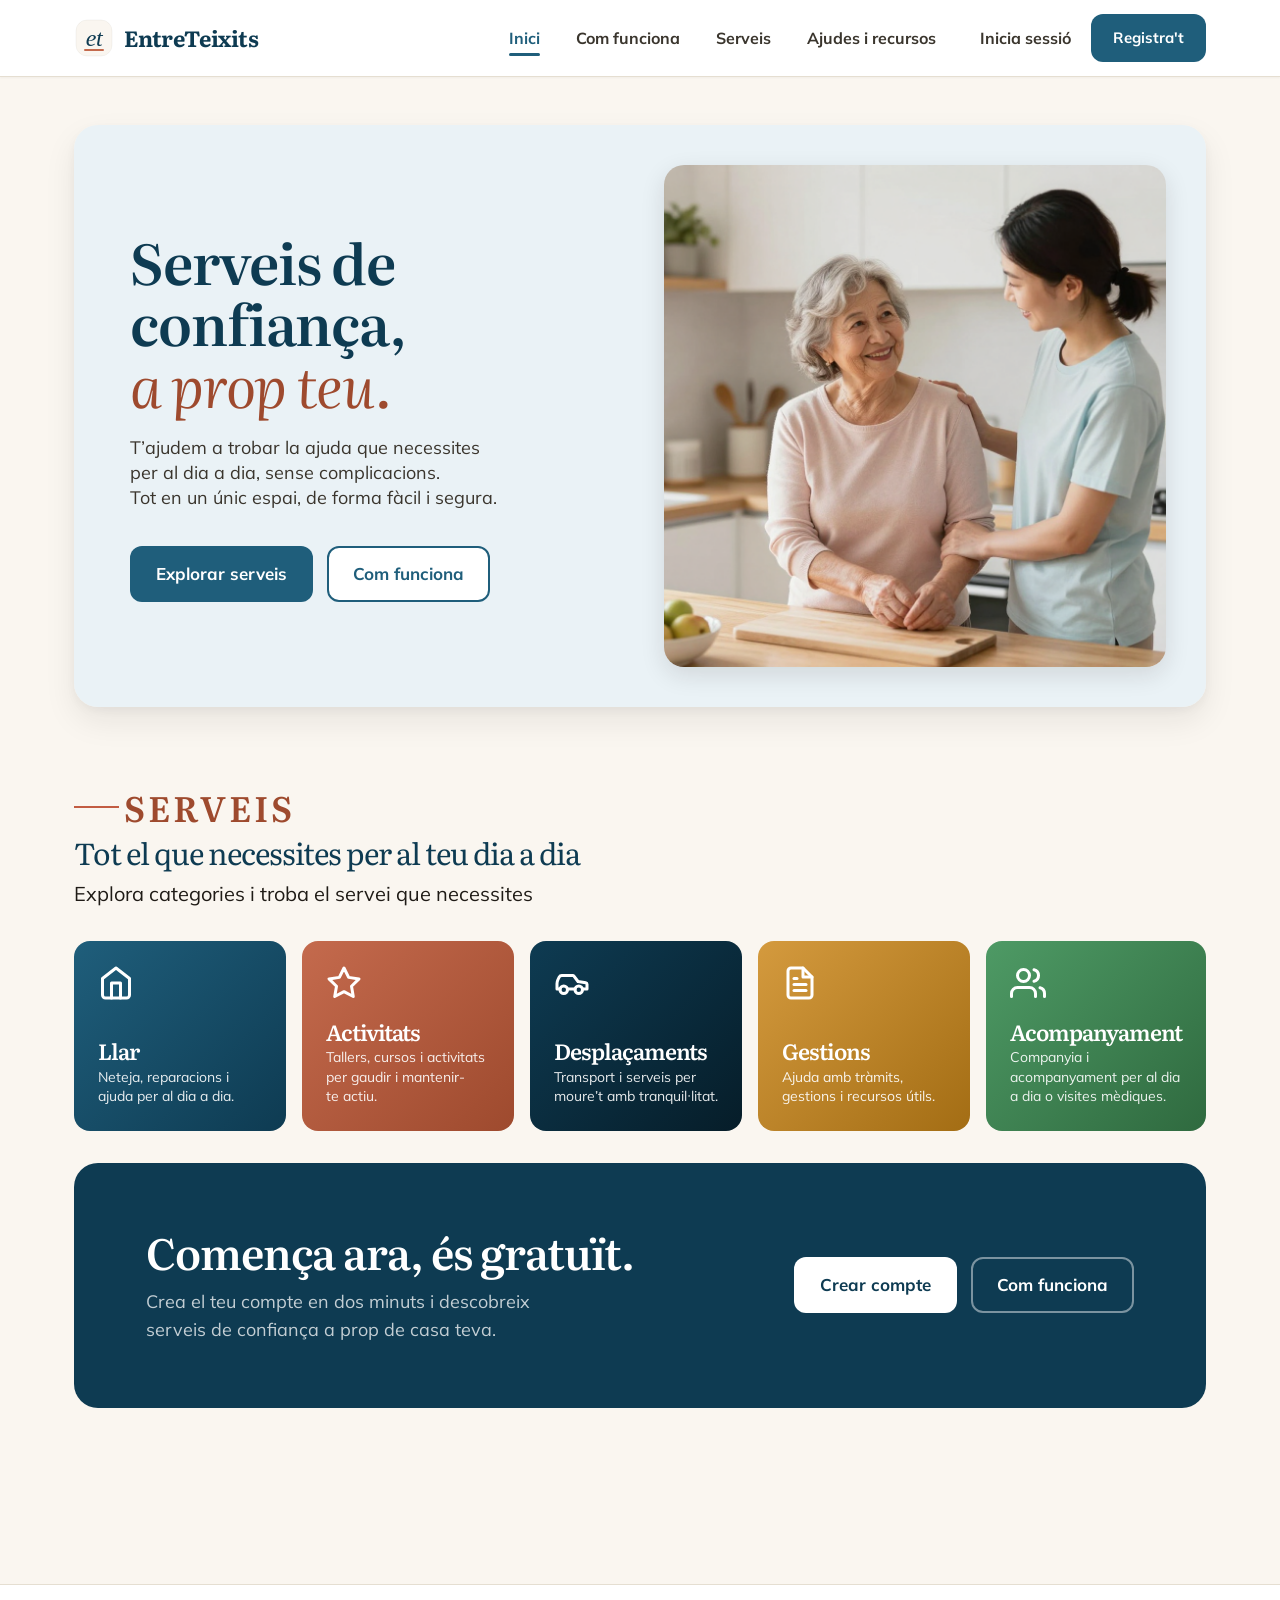
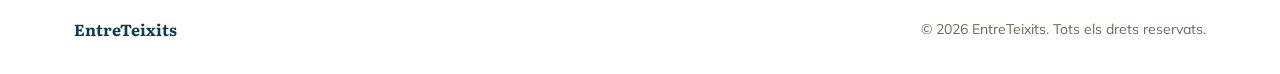
<file: public/index.html>
<!DOCTYPE html>
<html lang="ca">
<head>
  <meta charset="UTF-8">
  <meta name="viewport" content="width=device-width, initial-scale=1">
  <title>EntreTeixits — Serveis de confiança per a la gent gran</title>
  <link rel="stylesheet" href="../assets/css/style.css">
  <link rel="manifest" href="../manifest.json" />
  </head>

<body>
  <!--Capçalera i part fixa en totes les pàgines-->
  <header>
    <div class="navbar">
      <a href="index.html" class="logo" alt="EntreTeixits — Inici">
        <img src="../assets/img/logo-mark.svg" alt="" width="40" height="40">
        <span class="logo-word">EntreTeixits</span>
      </a>
      <!--Menú que només s'activa en mobile-->
      <a href="login.html" class="nav-login-mobile">Inicia sessió</a>
      <input type="checkbox" id="nav-toggle" class="nav-toggle">
      <label for="nav-toggle" class="hamburger">
        <span></span>
        <span></span>
        <span></span>
      </label>
      <!--Menú desktop-->
      <nav id="main-nav">
        <a href="index.html" class="active">Inici</a>
        <a href="funcionament.html">Com funciona</a>
        <a href="serveis.html">Serveis</a>
        <a href="ajudes-recursos.html">Ajudes i recursos</a>
        <span id="nav-auth">
          <a href="login.html" class="nav-sessio">Inicia sessió</a>
          <a href="registre.html" class="btn">Registra't</a>
        </span>
      </nav>
    </div>
  </header>
  <!--La pàgina d'Inici està dividida en 3 blocs i ho marquem en seccions-->
  <main>
    <!--Secció de la presentació d'Entreteixits-->
    <section class="hero-landing">
      <div class="hero-text">
        <h1 id="hero-heading">Serveis de confiança,<br><span style="color:#9E4A2E; font-weight: normal;"><em> a prop teu.</em></span></h1>
        <p>T’ajudem a trobar la ajuda que necessites per al dia a dia, sense complicacions. 
          <br>Tot en un únic espai, de forma fàcil i segura.</p>
        <div class="hero-actions">
          <a href="serveis.html" class="cta cta-primary">Explorar serveis</a>
          <a href="funcionament.html" class="cta cta-secondary">Com funciona</a>
        </div>
      </div>
      <div class="hero-img">
        <img src="../assets/img/hero-gent-gran.png" alt="Una dona somrient que té una noia que l'ajuda amb amabilitat">
      </div>
    </section>
    <!--Secció de la grupació de serveis-->
    <section class="index-serveis">
      <h2 id="serveis-heading" class="page-hero-label"> Serveis</h2>
      <h3 class="hero-actions">Tot el que necessites per al teu dia a dia</h3>
      <p class="section-intro">Explora categories i troba el servei que necessites</p>
      <div class="serveis-grid">
        <a href="serveis.html?categoria=llar" class="categoria-link" alt="Servei de la llar: Neteja, petites reparacions i menjar a domicili">
          <div class="categoria-tile cat-llar">
            <img src="../assets/img/home.svg" height="36" width="36" alt="" class="icone-blanc">
            <div>
              <h3>Llar</h3>
              <p>Neteja, reparacions i ajuda per al dia a dia.</p>
            </div>
          </div>
        </a>
        <a href="serveis.html?categoria=activitats" class="categoria-link" alt="Servei d'activitats:Tallers, cursos i sortides per mantenir-te actiu">
          <div class="categoria-tile cat-activitats">
            <img src="../assets/img/star.svg" height="36" width="36" alt="" class="icone-blanc">
            <div>
              <h3>Activitats</h3>
              <p>Tallers, cursos i activitats per gaudir i mantenir-te actiu.</p>
            </div>
          </div>
        </a>
        <a href="serveis.html?categoria=desplacaments" class="categoria-link" alt="Servei de desplaçaments:Transport adaptat i servei de taxi">
          <div class="categoria-tile cat-desplacaments">
            <img src="../assets/img/car.svg" height="36" width="36" alt="" class="icone-blanc">
            <div>
              <h3>Desplaçaments</h3>
              <p>Transport i serveis per moure’t amb tranquil·litat.</p>
            </div>
          </div>
        </a>
        <a href="ajudes-recursos.html?categoria=gestions" class="categoria-link" alt="Servei de gestions:Tràmits, ajudes i recursos burocràtics">
          <div class="categoria-tile cat-gestions">
            <img src="../assets/img/file-text.svg" height="36" width="36" alt="" class="icone-blanc">
            <div>
              <h3>Gestions</h3>
              <p>Ajuda amb tràmits, gestions i recursos útils.</p>
            </div>
          </div>
        </a>
        <a href="ajudes-recursos.html?categoria=acompanyament" class="categoria-link" alt="Servei d'Acompanyament:Companyia, suport emocional i visites mèdiques">
          <div class="categoria-tile cat-acompanyament">
            <img src="../assets/img/users.svg" height="36" width="36" alt="" class="icone-blanc">
            <div>
              <h3>Acompanyament</h3>
              <p>Companyia i acompanyament per al dia a dia o visites mèdiques.</p>
            </div>
          </div>
        </a>
      </div>
    </section>
    <!-- Tancament -->
    <section class="cta-band">
      <div class="cta-band-text">
        <h2 id="cta-heading">Comença ara, és gratuït.</h2>
        <p>Crea el teu compte en dos minuts i descobreix serveis de confiança a prop de casa teva.</p>
      </div>
      <div class="cta-band-actions">
        <a href="registre.html" class="cta cta-white">Crear compte</a>
        <a href="funcionament.html" class="cta cta-outline-white">Com funciona</a>
      </div>
    </section>
  </main>

<!--Footer. Part fixa-->
  <footer>
    <div class="footer-inner">
      <span class="footer-brand">EntreTeixits</span>
      <span class="footer-copy">© 2026 EntreTeixits. Tots els drets reservats.</span>
    </div>
  </footer>
</body>

<!--Els scripts que estan relacionats en aquesta pàgina és estat usuari per estar controlant si tenim dades o no de l'usuari-->
  <script src="../scripts/js/estat-usuari.js"></script>
</html>
</file>
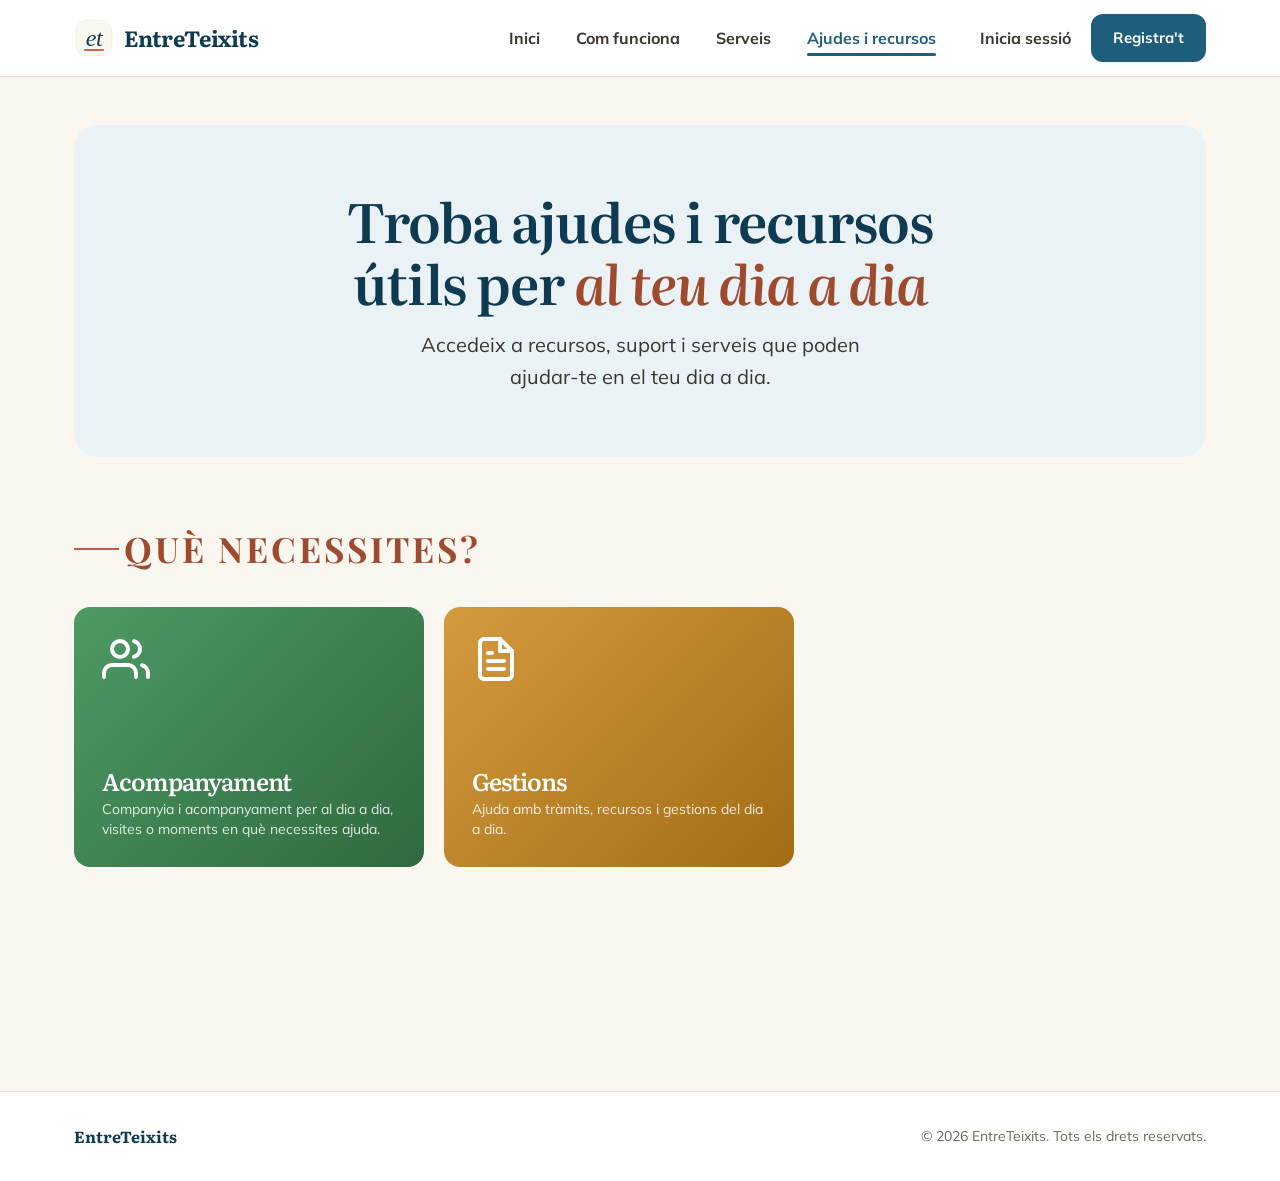
<file: public/ajudes-recursos.html>
<!DOCTYPE html>
<html lang="ca">
<head>
  <meta charset="UTF-8">
  <meta name="viewport" content="width=device-width, initial-scale=1">
  <title>EntreTeixits — Ajudes i recursos</title>
  <link rel="stylesheet" href="../assets/css/style.css">
  <link rel="manifest" href="../manifest.json" />
</head>

<body>
  <!--Capçalera i part fixa en totes les pàgines-->
  <header>
    <div class="navbar">
      <a href="index.html" class="logo" alt="EntreTeixits — Inici">
        <img src="../assets/img/logo-mark.svg" alt="" width="40" height="40">
        <span class="logo-word">EntreTeixits</span>
      </a>
      <!--Menú que només s'activa en mobile-->
      <a href="login.html" class="nav-login-mobile">Inicia sessió</a>
      <input type="checkbox" id="nav-toggle" class="nav-toggle">
      <label for="nav-toggle" class="hamburger">
        <span></span>
        <span></span>
        <span></span>
      </label>
      <!--Menú desktop-->
      <nav id="main-nav">
        <a href="index.html">Inici</a>
        <a href="funcionament.html">Com funciona</a>
        <a href="serveis.html">Serveis</a>
        <a href="ajudes-recursos.html"  class="active">Ajudes i recursos</a>
        <span id="nav-auth">
          <a href="login.html" class="nav-sessio">Inicia sessió</a>
          <a href="registre.html" class="btn">Registra't</a>
        </span>
      </nav>
    </div>
  </header>
  <!--La pàgina és similar al de serveis.html, però més simplificada-->
  <main>
    <div class="serveis-wrap">
      <!-- Bloc informatiu de la pàgina -->
          <div class="page-hero">
      <h1 id="page-heading">Troba ajudes i recursos útils per <span style="color:#9E4A2E"><em>al teu dia a dia</em></span></h1>
      <p>Accedeix a recursos, suport i serveis que poden ajudar-te en el teu dia a dia.</p>
      </div>
      <!-- Selecció de categories -->
      <section class="pas-seccio" id="pas-triar-categoria">
        <h2 class="pas-titol page-hero-label" >Què necessites?</h2>
        <div class="serveis-grid serveis-grid-cataleg serveis-grid-2col" id="grid-ajudes" style="padding-top: 30px;">
          <button type="button" class="category-tile-btn" data-cat="acompanyament">
            <div class="categoria-tile cat-acompanyament">
              <img src="../assets/img/users.svg" height="48" width="48" alt="" class="icone-blanc">
              <div>
                <h3>Acompanyament</h3>
                <p>Companyia i acompanyament per al dia a dia, visites o moments en què necessites ajuda.</p>
              </div>
            </div>
          </button>
          <button type="button" class="category-tile-btn" data-cat="gestions">
            <div class="categoria-tile cat-gestions">
              <img src="../assets/img/file-text.svg" height="48" width="48" alt="" class="icone-blanc">
              <div>
                <h3>Gestions</h3>
                <p>Ajuda amb tràmits, recursos i gestions del dia a dia.</p>
              </div>
            </div>
          </button>
        </div>
      </section>
      <!-- Contenidor on mostrem els resultats -->
      <section id="seccio-resultats" class="hidden">
        <div class="resultats-cap">
          <div class="resultats-cap-left">
            <button type="button" id="btn-tornar-opcions" class="btn-tornar-cerca">← Canviar opció</button>
            <p id="resultats-resum" class="resultats-info-text"></p>
          </div>
          <h2 id="resultats-titol" class="resultats-titol"></h2>
        </div>
        <div id="ajudes-loading" style="display:none;">
          <div class="wait" aria-hidden="true"></div>
          Carregant…
        </div>
        <div id="ajudes-container" class="recursos-grid"></div>
      </section>
    </div>
  </main>

<!--Footer. Part fixa-->
  <footer>
    <div class="footer-inner">
      <span class="footer-brand">EntreTeixits</span>
      <span class="footer-copy">© 2026 EntreTeixits. Tots els drets reservats.</span>
    </div>
  </footer>
  </body>
<!--Els scripts que estan relacionats en aquesta pàgina, és la de serveis, i estat usuari per estar controlant si tenim dades o no de l'usuari-->
  <script src="../scripts/js/estat-usuari.js"></script>
  <script src="../scripts/js/ajudes-recursos.js"></script>
</html>
</file>
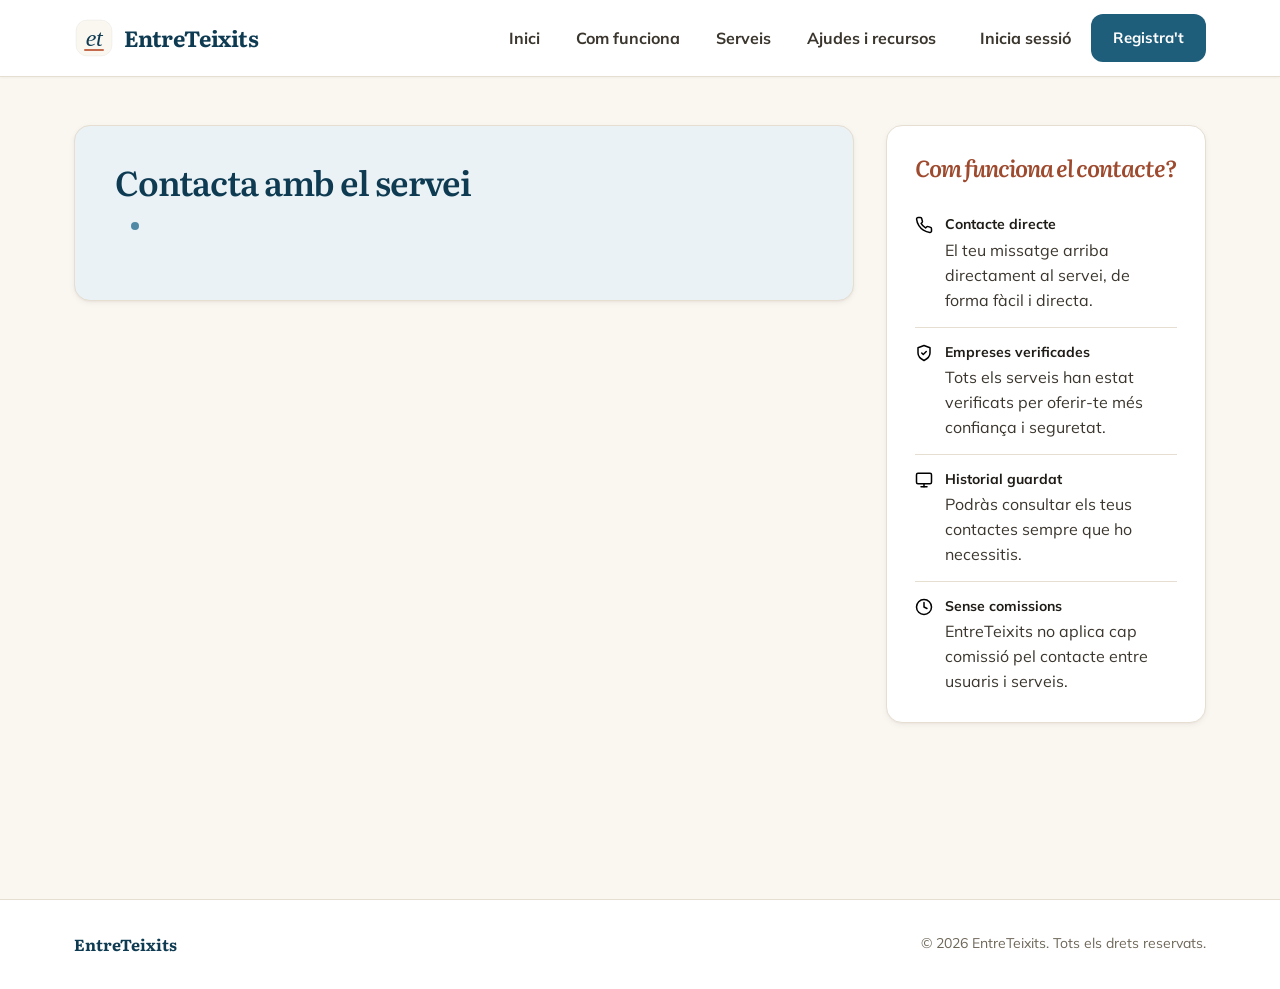
<file: public/contactar.html>
<!DOCTYPE html>
<html lang="ca">
<head>
  <meta charset="UTF-8">
  <meta name="viewport" content="width=device-width, initial-scale=1">
  <meta name="description" content="Contacta amb el servei — EntreTeixits">
  <title>EntreTeixits — Contactar amb el servei</title>
  <link rel="stylesheet" href="../assets/css/style.css">
  <link rel="manifest" href="../manifest.json" />
</head>

<body>
  <!--Capçalera i part fixa en totes les pàgines-->
  <header>
    <div class="navbar">
      <a href="index.html" class="logo" alt="EntreTeixits — Inici">
        <img src="../assets/img/logo-mark.svg" alt="" width="40" height="40">
        <span class="logo-word">EntreTeixits</span>
      </a>
      <!--Menú que només s'activa en mobile-->
      <a href="login.html" class="nav-login-mobile">Inicia sessió</a>
      <input type="checkbox" id="nav-toggle" class="nav-toggle">
      <label for="nav-toggle" class="hamburger">
        <span></span>
        <span></span>
        <span></span>
      </label>
      <!--Menú desktop-->
      <nav id="main-nav">
        <a href="index.html">Inici</a>
        <a href="funcionament.html">Com funciona</a>
        <a href="serveis.html">Serveis</a>
        <a href="ajudes-recursos.html">Ajudes i recursos</a>
        <span id="nav-auth">
          <a href="login.html" class="nav-sessio">Inicia sessió</a>
          <a href="registre.html" class="btn">Registra't</a>
        </span>
      </nav>
    </div>
  </header>
  <!--Dividim en 2 BLOCS: formulari de contacte, que les dades venen autocontemplades, i informació com funciona-->
  <main>
    <!--BLOC del FORMULARI-->
    <div class="contactar-layout">
      <div class="contactar-targeta">
        <h1>Contacta amb el servei</h1>
        <p id="contactar-servei-nom"></p>
        <!-- Missatge si no hi ha sessió -->
        <div id="contactar-auth-missatge">
         <img src="../assets/img/bell.svg" alt="Has iniciar sessió per enviar un missatge de contacte">
          <a href="login.html">Inicia sessió </a>per contactar amb aquest servei.
        </div>
        <form id="form-contactar" style="display:none;" novalidate>
          <div class="form-row">
            <div class="field-group">
              <label for="contacte-nom">Nom</label>
              <input type="text" id="contacte-nom" name="nom"  autocomplete="given-name" required>
            </div>
            <div class="field-group">
              <label for="contacte-email">Correu electrònic</label>
              <input type="email" id="contacte-email" name="email" autocomplete="email" required>
            </div>
          </div>
          <div class="field-group">
            <label for="contacte-empresa">Servei / Empresa</label>
            <input type="text" id="contacte-empresa" name="empresa" readonly>
          </div>
          <div class="field-group">
            <label for="contacte-missatge">Missatge</label>
            <textarea id="contacte-missatge" name="missatge"  rows="5"  placeholder="Explica el que necessites: disponibilitat, dubtes sobre el servei, pressupost…" required></textarea>
          </div>
          <div class="form-actions">
            <button type="submit">
              <img src="../assets/img/enviar.svg">
              Enviar missatge
            </button>
          </div>
          <!-- Missatges de validació -->
          <p id="contacte-ok" class="missatge-ok">
            <img src="../assets/img/check.svg">
            Missatge enviat correctament. El servei es posarà en contacte amb tu aviat.
          </p>
          <p id="contacte-error" class="error" role="alert">
            Error en enviar el missatge. Torna-ho a intentar.
          </p>
        </form>
      </div>
      <!-- BLOC INFORMACIÓ -->
      <aside class="contactar-informacio" aria-label="Informació sobre el contacte">
        <h2><em>Com funciona el contacte?</em></h2>
        <div class="informacio-item">
          <img src="../assets/img/phone.svg">
          <div>
            <strong>Contacte directe</strong>
            El teu missatge arriba directament al servei, de forma fàcil i directa.
          </div>
        </div>
        <div class="informacio-item">
          <img src="../assets/img/shield-check.svg">
          <div>
            <strong>Empreses verificades</strong>
            Tots els serveis han estat verificats per oferir-te més confiança i seguretat.
          </div>
        </div>
        <div class="informacio-item">
          <img src="../assets/img/monitor.svg">
          <div>
            <strong>Historial guardat</strong>
            Podràs consultar els teus contactes sempre que ho necessitis.
          </div>
        </div>
        <div class="informacio-item">
          <img src="../assets/img/rellotge.svg">
          <div>
            <strong>Sense comissions</strong>
            EntreTeixits no aplica cap comissió pel contacte entre usuaris i serveis.
          </div>
        </div>
      </aside>
    </div>
  </main>

<!--Footer. Part fixa-->
  <footer>
    <div class="footer-inner">
      <span class="footer-brand">EntreTeixits</span>
      <span class="footer-copy">© 2026 EntreTeixits. Tots els drets reservats.</span>
    </div>
  </footer>
</body>
<!--Els scripts que estan relacionats en aquesta pàgina: estat usuari per estar controlant si tenim dades o no de l'usuari i les validacions del formualri-->
  <script src="../scripts/js/estat-usuari.js"></script>
  <script src="../scripts/js/contactar.js"></script>
</html>
</file>
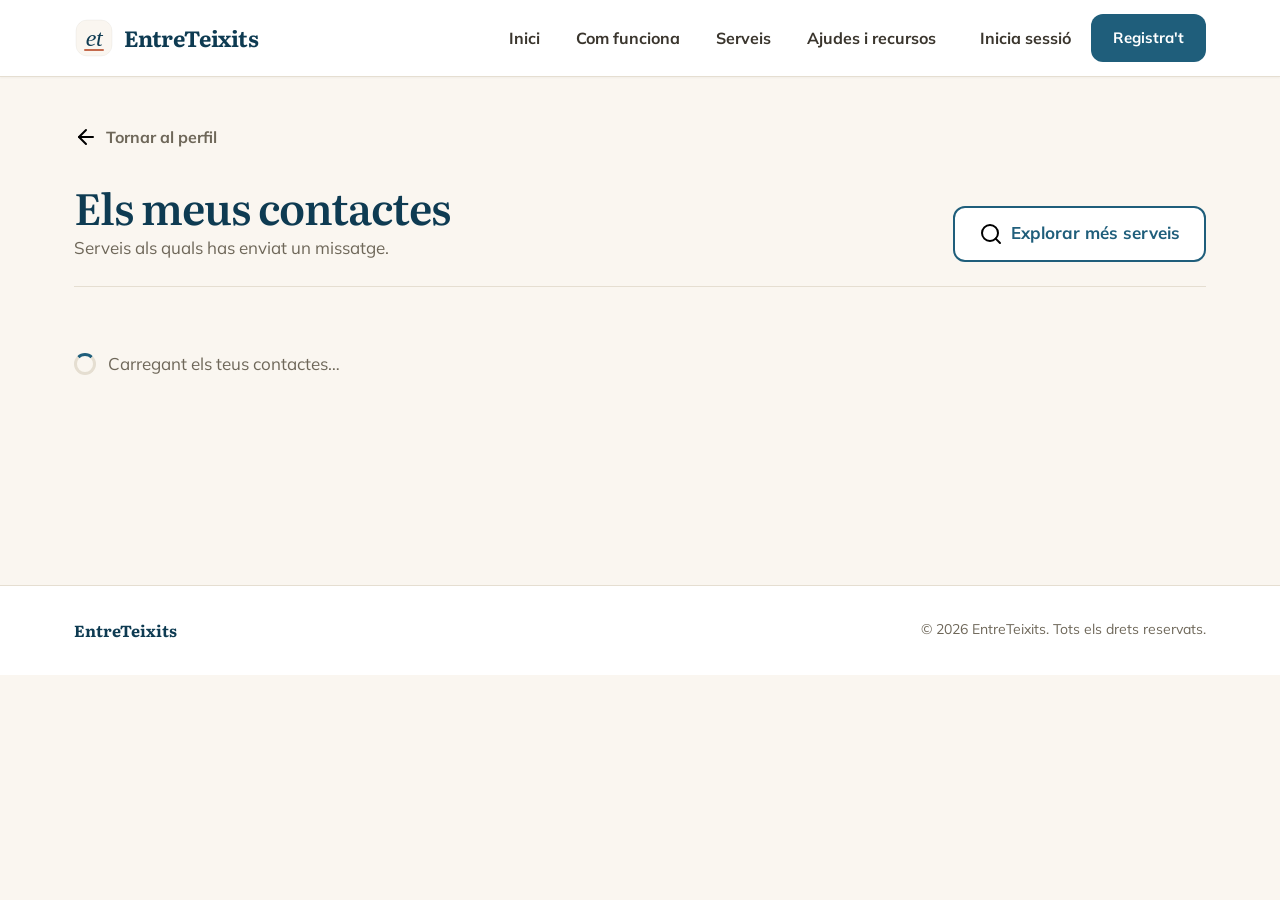
<file: public/contactes.html>
<!DOCTYPE html>
<html lang="ca">
<head>
  <meta charset="UTF-8">
  <meta name="viewport" content="width=device-width, initial-scale=1">
  <meta name="description" content="Els teus contactes — serveis als quals has enviat un missatge a EntreTeixits.">
  <title>EntreTeixits — Els meus contactes</title>
  <link rel="stylesheet" href="../assets/css/style.css"> 
  <link rel="manifest" href="../manifest.json" />
</head>
<body>
  <!--Capçalera i part fixa en totes les pàgines-->
  <header>
    <div class="navbar">
      <a href="index.html" class="logo" alt="EntreTeixits — Inici">
        <img src="../assets/img/logo-mark.svg" alt="" width="40" height="40">
        <span class="logo-word">EntreTeixits</span>
      </a>
      <!--Menú que només s'activa en mobile-->
      <a href="login.html" class="nav-login-mobile">Inicia sessió</a>
      <input type="checkbox" id="nav-toggle" class="nav-toggle">
      <label for="nav-toggle" class="hamburger">
        <span></span>
        <span></span>
        <span></span>
      </label>
      <!--Menú desktop-->
      <nav id="main-nav">
        <a href="index.html">Inici</a>
        <a href="funcionament.html">Com funciona</a>
        <a href="serveis.html">Serveis</a>
        <a href="ajudes-recursos.html">Ajudes i recursos</a>
        <span id="nav-auth">
          <a href="login.html" class="nav-sessio">Inicia sessió</a>
          <a href="registre.html" class="btn">Registra't</a>
        </span>
      </nav>
    </div>
  </header>
<!-- En aquesta pàgina mostrem els missatges enviats. En un futur podrem veure les respostes i l'estat de la petició -->
  <main>
    <a href="usuari.html#contactats" class="back-link" aria-label="Tornar al perfil">
      <img src="../assets/img/arrow-left.svg">
      Tornar al perfil
    </a>
    <!-- Header de la secció  -->
    <div class="page-header">
      <div>
        <h1>Els meus contactes</h1>
        <p>Serveis als quals has enviat un missatge.</p>
      </div>
      <a href="serveis.html" class="cta cta-secondary">
        <img src="../assets/img/search.svg">
        Explorar més serveis
      </a>
    </div>
    <!-- Mostrem els missatges enviats guardats el LocalStorage  -->
    <section>
      <div id="contactes-container">
        <div class="loading-state" >
          <div class="wait"></div>
          Carregant els teus contactes…
        </div>
      </div>
    </section>
  </main>

<!--Footer. Part fixa-->
  <footer>
    <div class="footer-inner">
      <span class="footer-brand">EntreTeixits</span>
      <span class="footer-copy">© 2026 EntreTeixits. Tots els drets reservats.</span>
    </div>
  </footer>
</body>
<!--Els scripts que estan relacionats en aquesta pàgina és estat usuari per estar controlant si tenim dades o no de l'usuari, i els missatges enviats-->
  <script src="../scripts/js/estat-usuari.js"></script>
  <script src="../scripts/js/contactes.js"></script>
</html>
</file>
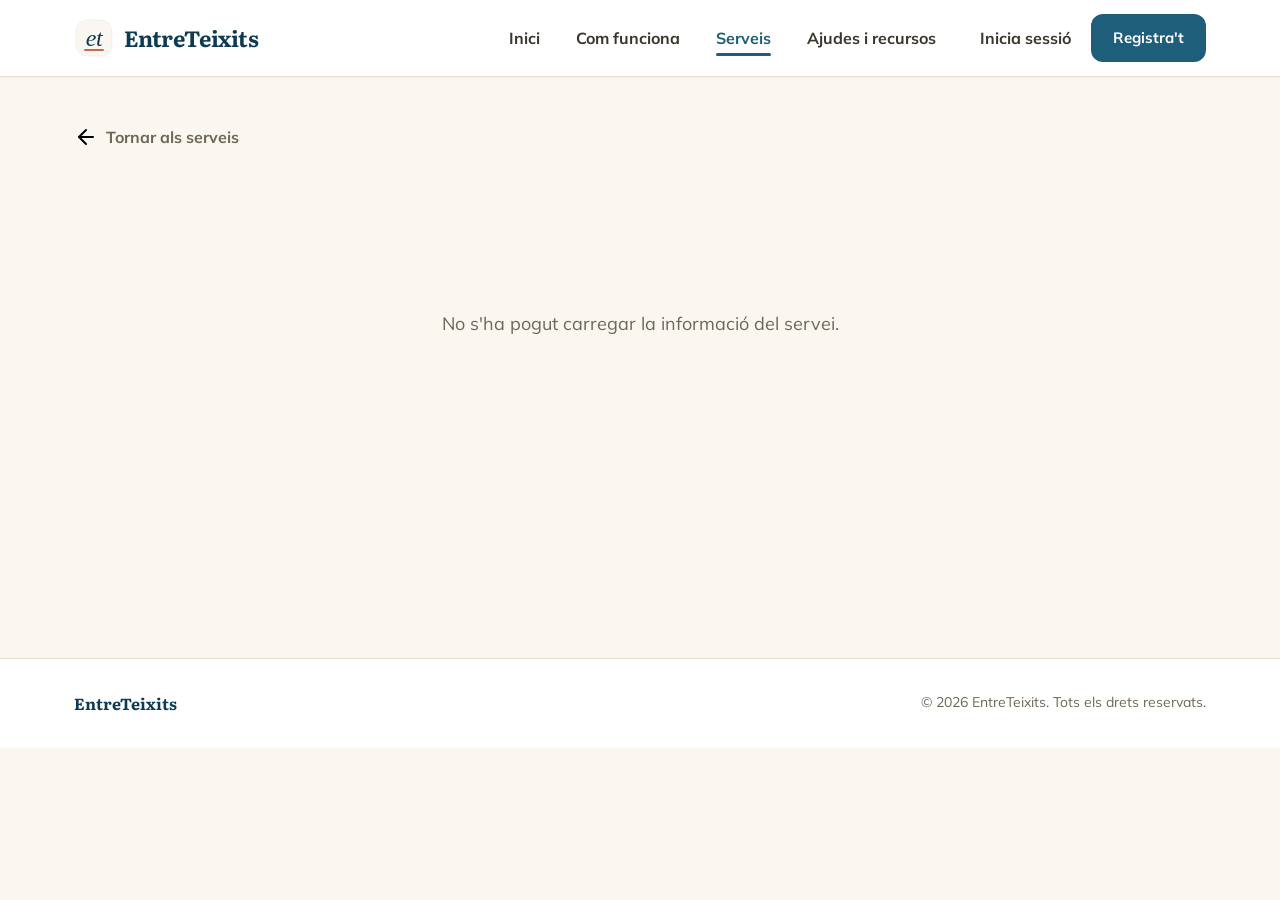
<file: public/fitxa-servei.html>
<!DOCTYPE html>
<html lang="ca">
<head>
  <meta charset="UTF-8">
  <meta name="viewport" content="width=device-width, initial-scale=1">
  <meta name="description" content="Fitxa del servei — EntreTeixits">
  <title>EntreTeixits — Detall del servei</title>
  <link rel="stylesheet" href="../assets/css/style.css">
  <link rel="manifest" href="../manifest.json" />
  </head>
<body>
<!--Capçalera i part fixa en totes les pàgines-->
  <header>
    <div class="navbar">
      <a href="index.html" class="logo" alt="EntreTeixits — Inici">
        <img src="../assets/img/logo-mark.svg" alt="" width="40" height="40">
        <span class="logo-word">EntreTeixits</span>
      </a>
      <!--Menú que només s'activa en mobile-->
      <a href="login.html" class="nav-login-mobile">Inicia sessió</a>
      <input type="checkbox" id="nav-toggle" class="nav-toggle">
      <label for="nav-toggle" class="hamburger">
        <span></span>
        <span></span>
        <span></span>
      </label>
      <!--Menú desktop-->
      <nav id="main-nav">
        <a href="index.html">Inici</a>
        <a href="funcionament.html">Com funciona</a>
        <a href="serveis.html"  class="active">Serveis</a>
        <a href="ajudes-recursos.html">Ajudes i recursos</a>
        <span id="nav-auth">
          <a href="login.html" class="nav-sessio">Inicia sessió</a>
          <a href="registre.html" class="btn">Registra't</a>
        </span>
      </nav>
    </div>
  </header>
  <!-- Divideixo la pàgina en dos blocs: informació complementaria i resum amb l'opció de contactar-->
  <main>
    <!-- Opció de Tornar enrere -->
    <a href="serveis.html" class="back-link">
      <img src="../assets/img/arrow-left.svg">
      Tornar als serveis
    </a>
    <!-- Missateg de carregant informació -->
    <div id="fitxa-loading">
      <div class="wait"></div>
      Carregant informació del servei…
    </div>
    <!-- Secció ampliada del servei-->
    <article class="service-detail" id="fitxa-contingut" style="display:none;">
      <div class="fitxa-layout">
        <!-- BLOC 1. Descripció complerta -->
        <div>
          <div id="fitxa-inicial" class="fitxa-inicial" style="display:none;">
            <span class="card-initial"></span>
          </div>
          <div class="fitxa-main">
           <div class="fitxa-header">
            <div>
              <h1 id="fitxa-nom"></h1>
              <p id="fitxa-categoria" class="fitxa-cat-indicador"></p>
            </div>
            <button id="btn-favorit" class="btn-favorit" title="Afegir a favorits">☆</button>
          </div>
          
          <div class="fitxa-informacio">
            <div class="fitxa-informacio-row">
            <img src="../assets/img/map-pin.svg" alt="">
              <p id="fitxa-adreca"></p>
            </div>

            <div class="fitxa-informacio-row valoracio">
              <img src="../assets/img/star-fill.svg" alt="">
              <p id="fitxa-rating"></p>
            </div>

          </div>

          <!-- Descripció -->
          <section id="seccio-descripcio" style="display:none;">
            <h2>Descripció</h2>
            <p id="fitxa-descripcio"></p>
          </section>
          <div class="fitxa-actions" id="fitxa-actions">
          </div>
          </div>
        </div>

        <!-- BLOC 2. Resum i contacte -->
        <aside class="fitxa-sidebar">
          <div class="fitxa-targeta">
            <a id="btn-contactar" href="#">Contactar</a>
            <a id="fitxa-web" href="#" target="_blank" rel="noopener" style="display:none;">
              Visita la web oficial
            </a>
            <hr class="fitxa-targeta-divisor">

            <!-- Info de contacte ràpida -->
            <div class="fitxa-targeta-contact">
              <div class="fitxa-targeta-contact-row">
                <img src="../assets/img/phone.svg" alt="">
                <span id="fitxa-card-telefon">—</span>
              </div>
              <div class="fitxa-targeta-contact-row">
                <img src="../assets/img/map-pin.svg" alt="">
                <span id="fitxa-card-adreca">—</span>
              </div>
              <div class="fitxa-targeta-contact-row">
                <img src="../assets/img/rellotge.svg" alt="">
                <span id="fitxa-card-horari">—</span>
              </div>
            </div>
          </div>
        </aside>
      </div>
    </article>
  </main>
<!--Footer. Part fixa-->
  <footer>
    <div class="footer-inner">
      <span class="footer-brand">EntreTeixits</span>
      <span class="footer-copy">© 2026 EntreTeixits. Tots els drets reservats.</span>
    </div>
  </footer>
</body>

  <script src="../scripts/js/estat-usuari.js"></script>
  <script src="../scripts/js/fitxa-servei.js"></script>


</html>
</file>
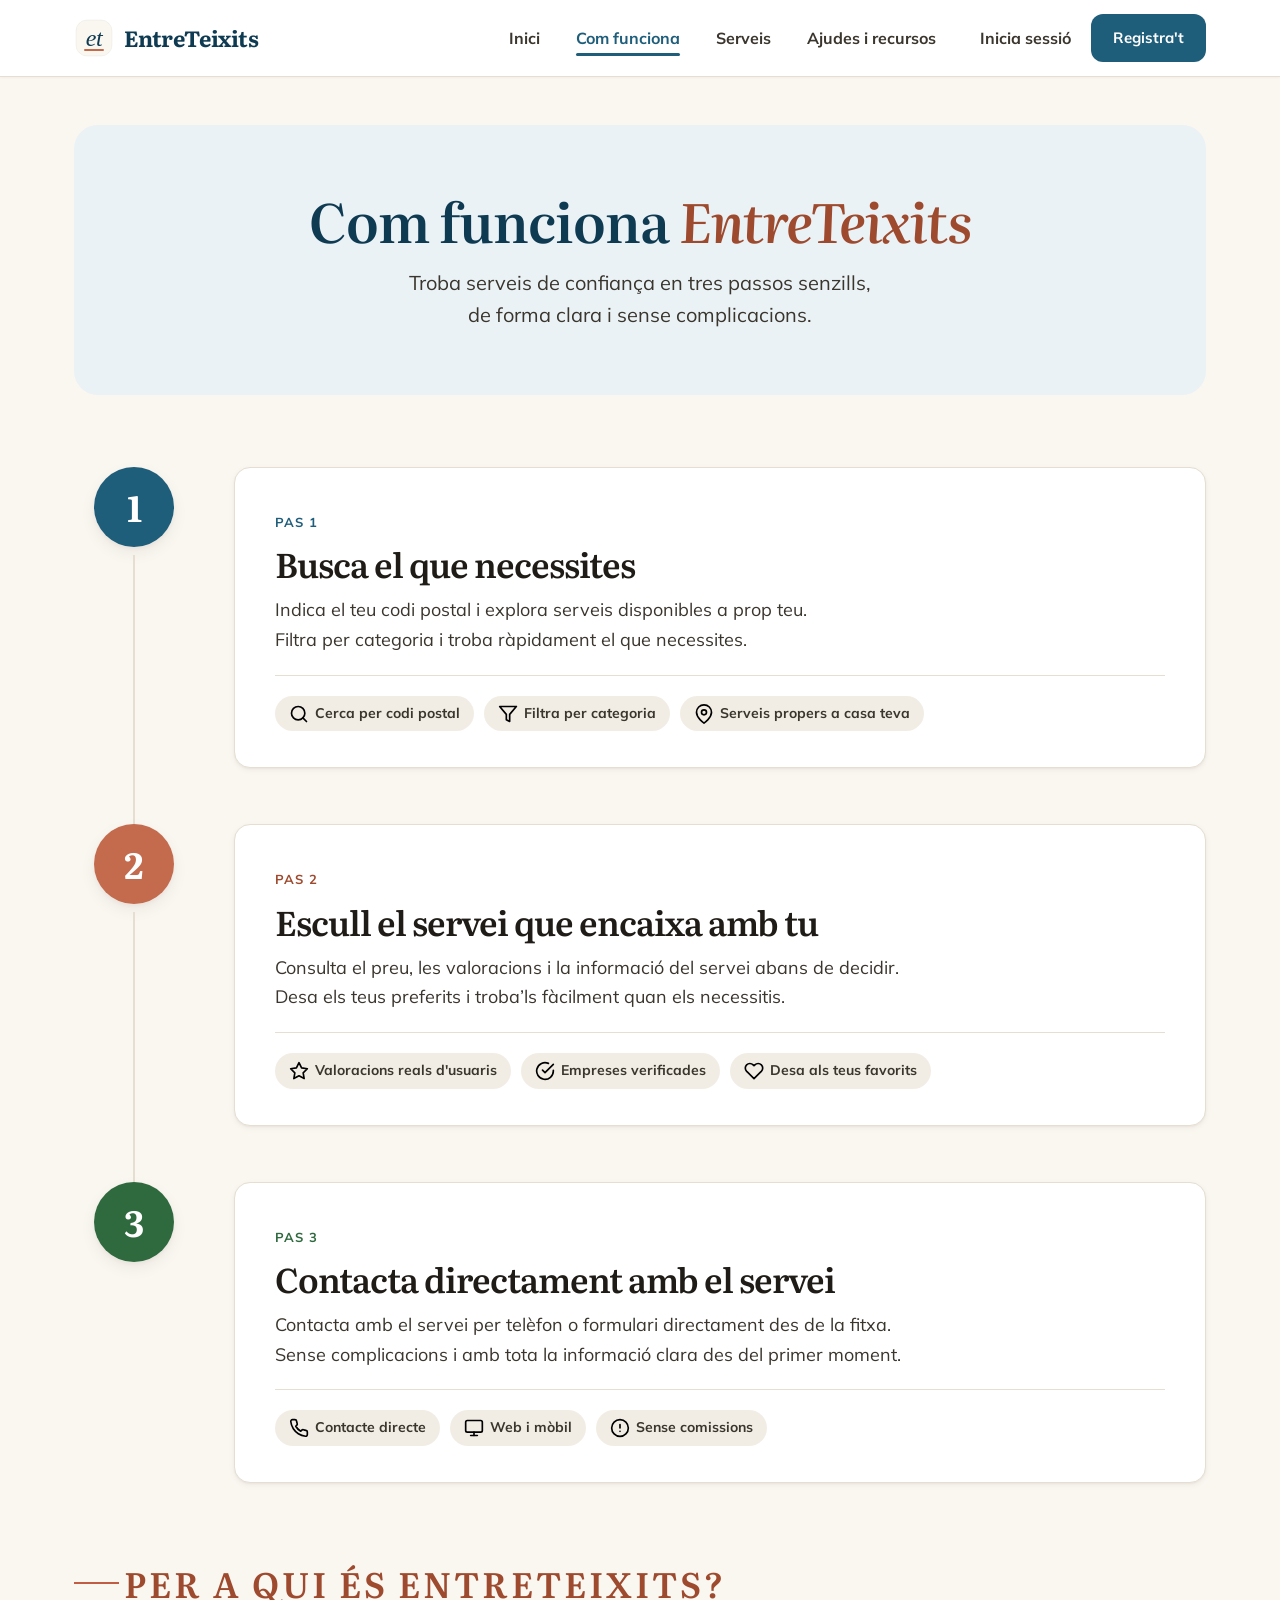
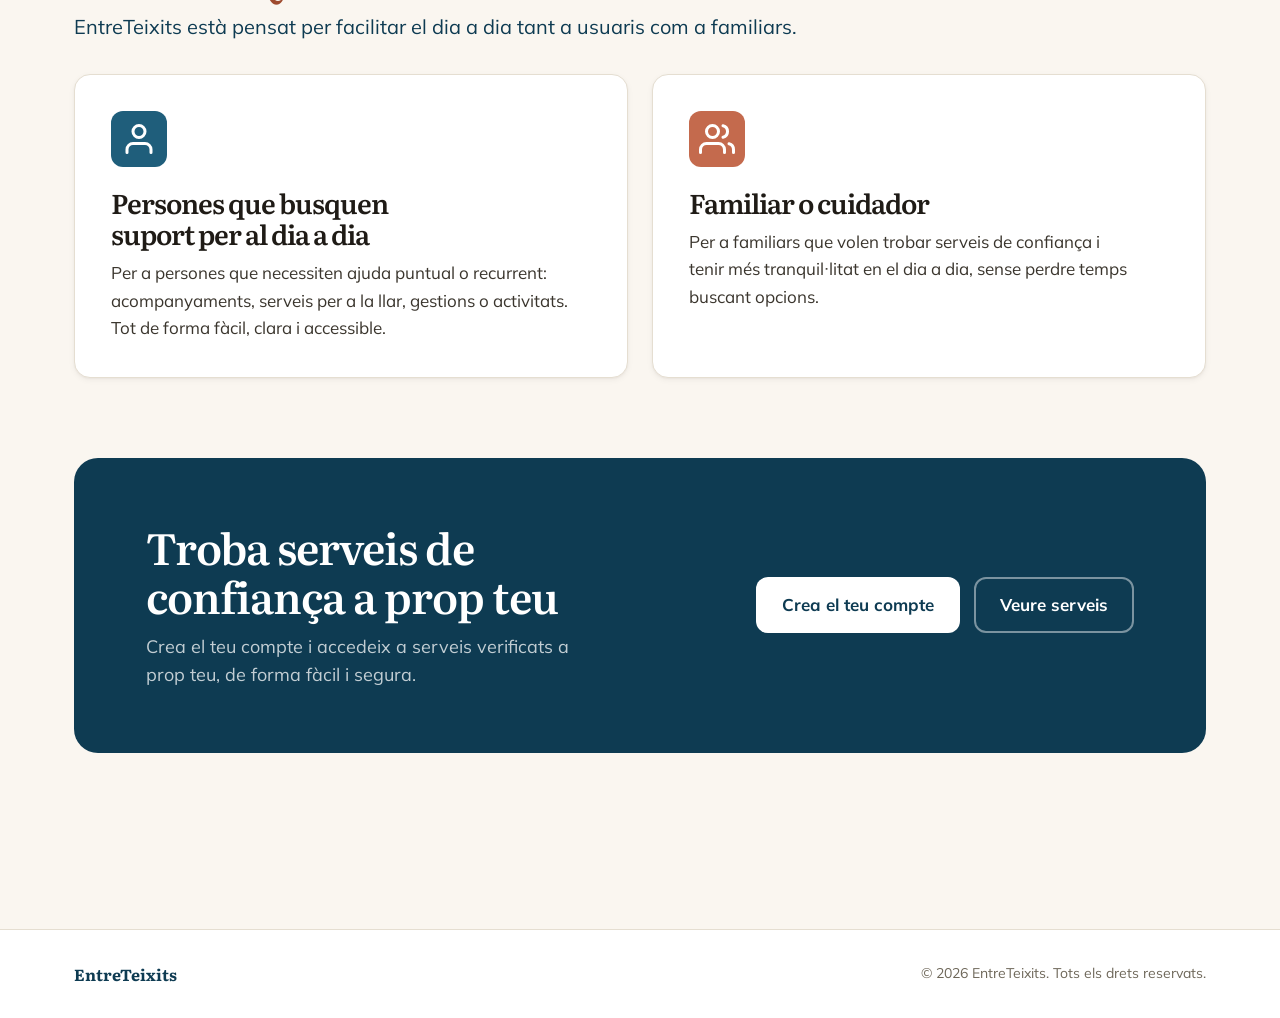
<file: public/funcionament.html>
<!DOCTYPE html>
<html lang="ca">
<head>
  <meta charset="UTF-8">
  <meta name="viewport" content="width=device-width, initial-scale=1">
  <title>EntreTeixits — Com funciona</title>
  <link rel="stylesheet" href="../assets/css/style.css">
  <link rel="manifest" href="../manifest.json" />
</head>

<body>
  <!--Capçalera i part fixa en totes les pàgines-->
  <header>
    <div class="navbar">
      <a href="index.html" class="logo" alt="EntreTeixits — Inici">
        <img src="../assets/img/logo-mark.svg" alt="" width="40" height="40">
        <span class="logo-word">EntreTeixits</span>
      </a>
       <!--Menú que només s'activa en mobile-->
      <a href="login.html" class="nav-login-mobile">Inicia sessió</a>
      <input type="checkbox" id="nav-toggle" class="nav-toggle">
      <label for="nav-toggle" class="hamburger" aria-label="Obrir menú de navegació">
        <span></span>
        <span></span>
        <span></span>
      </label>
      <!--Menú desktop-->
      <nav id="main-nav">
        <a href="index.html">Inici</a>
        <a href="funcionament.html" class="active">Com funciona</a>
        <a href="serveis.html">Serveis</a>
        <a href="ajudes-recursos.html">Ajudes i recursos</a>
        <span id="nav-auth">
          <a href="login.html" class="nav-sessio">Inicia sessió</a>
          <a href="registre.html" class="btn">Registra't</a>
        </span>
      </nav>
    </div>
  </header>
  <!--Dividim el contingut en dos grans blocs -->
  <main>
    <!-- BLOC DESTACTAT -->
    <div class="page-hero">
      <h1 id="page-heading">Com funciona <span style="color:#9E4A2E"><em>EntreTeixits</em></span></h1>
      <p>Troba serveis de confiança en tres passos senzills, de forma clara i sense complicacions.</p>
    </div>
    <!-- BLOC FUNCIONAMENT -->
    <section class="passos">
      <div class="passos-list">
        <!-- PAS 1 -->
        <div class="pas">
          <div class="pas-num-wrap">
            <div class="pas-num">1</div>
          </div>
          <div class="pas-content">
            <span class="pas-tag">Pas 1</span>
            <h2>Busca el que necessites</h2>
            <p>Indica el teu codi postal i explora serveis disponibles a prop teu. <br>Filtra per categoria i troba ràpidament el que necessites.</p>
            <div class="pas-detall ">
              <span class="pas-etiqueta"><img src="../assets/img/search.svg" alt="cerca per codi postal">
                Cerca per codi postal
              </span>
              <span class="pas-etiqueta"><img src="../assets/img/filtre.svg" alt="Filtra per categoria">   
                Filtra per categoria
              </span>
              <span class="pas-etiqueta"><img src="../assets/img/map-pin.svg" alt="Serveis propers a casa teva">   
                Serveis propers a casa teva
              </span>
            </div>
          </div>
        </div>
        <!-- PAS 2 -->
        <div class="pas">
          <div class="pas-num-wrap">
            <div class="pas-num" >2</div>
          </div>
          <div class="pas-content">
            <span class="pas-tag">Pas 2</span>
            <h2>Escull el servei que encaixa amb tu</h2>
            <p>Consulta el preu, les valoracions i la informació del servei abans de decidir.<br> Desa els teus preferits i troba’ls fàcilment quan els necessitis.</p>
            <div class="pas-detall">
              <span class="pas-etiqueta"><img src="../assets/img/star.svg" alt="Valoracions reals d'usuaris">   
                Valoracions reals d'usuaris
              </span>
              <span class="pas-etiqueta"><img src="../assets/img/verificat.svg" alt="Empreses verificades">   
                Empreses verificades
              </span>
              <span class="pas-etiqueta"><img src="../assets/img/heart.svg" alt="Desa als teus favorits">   
                Desa als teus favorits
              </span>
            </div>
          </div>
        </div>
        <!-- PAS 3 -->
        <div class="pas">
          <div class="pas-num-wrap">
            <div class="pas-num">3</div>
          </div>
          <div class="pas-content">
            <span class="pas-tag">Pas 3</span>
            <h2>Contacta directament amb el servei</h2>
            <p>Contacta amb el servei per telèfon o formulari directament des de la fitxa. <br>Sense complicacions i amb tota la informació clara des del primer moment.</p>
            <div class="pas-detall">
              <span class="pas-etiqueta"><img src="../assets/img/phone.svg" alt="Contacte directe">   
                Contacte directe
              </span>
              <span class="pas-etiqueta"><img src="../assets/img/web-mobil.svg" alt="Web i mòbil">   
                Web i mòbil
              </span>
              <span class="pas-etiqueta"><img src="../assets/img/sense-comissions.svg" alt="Sense comissions">   
                Sense comissions
              </span>
            </div>
          </div>
        </div>
      </div>
    </section>
    <!-- BLOC A QUI ENS DIRIGIM -->
     <!--USUARIS-->
    <section class="section-intro">
      <h2 id="for-who-heading"class="page-hero-label">Per a qui és EntreTeixits?</h2>
      <p class="section-intro" style="margin-bottom: 32px;">EntreTeixits està pensat per facilitar el dia a dia tant a usuaris com a familiars.</p>
      <div class="usuaris">
        <div class="usuaris-card" >
          <div class="usuaris-icona background-usuaris-1">
            <img src="../assets/img/user.svg" height="36" width="36" alt="" class="icone-blanc">
          </div>
          <h3>Persones que busquen suport per al dia a dia</h3>
          <p>Per a persones que necessiten ajuda puntual o recurrent: acompanyaments, serveis per a la llar, gestions o activitats. Tot de forma fàcil, clara i accessible.</p>
        </div>
        <!--FAMILIARS-->
        <div class="usuaris-card">
          <div class="usuaris-icona background-usuaris-2">
            <img src="../assets/img/users.svg" height="36" width="36" alt="" class="icone-blanc">
          </div>
          <h3>Familiar o cuidador</h3>
          <p>Per a familiars que volen trobar serveis de confiança i tenir més tranquil·litat en el dia a dia, sense perdre temps buscant opcions.</p>
        </div>

      </div>
    </section>
    <!-- Tancament -->
    <section class="cta-band">
      <div>
        <h2 id="cta-heading">Troba serveis de <br>confiança a prop teu</h2>
        <p>Crea el teu compte i accedeix a serveis verificats a prop teu, de forma fàcil i segura.</p>
      </div>
      <div class="cta-band-actions">
        <a href="registre.html" class="cta cta-white">Crea el teu compte</a>
        <a href="serveis.html" class="cta cta-outline-white">Veure serveis</a>
      </div>
    </section>
  </main>

<!--Footer. Part fixa-->
  <footer>
    <div class="footer-inner">
      <span class="footer-brand">EntreTeixits</span>
      <span class="footer-copy">© 2026 EntreTeixits. Tots els drets reservats.</span>
    </div>
  </footer>
</body>

<!--Els scripts que estan relacionats en aquesta pàgina és estat usuari per estar controlant si tenim dades o no de l'usuari-->
  <script src="../scripts/js/estat-usuari.js"></script>
</html>
</file>
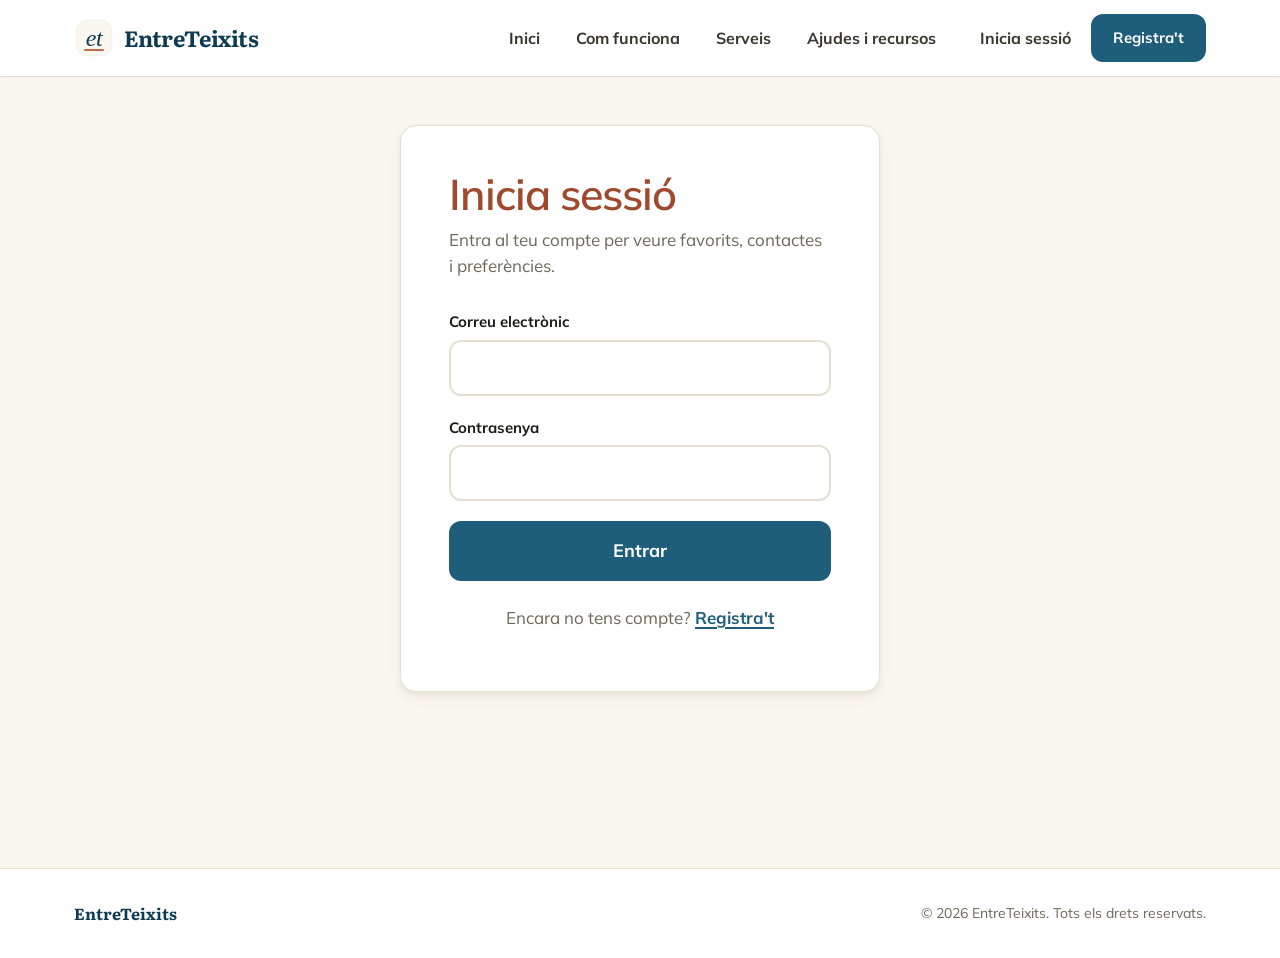
<file: public/login.html>
<!DOCTYPE html>
<html lang="ca">
<head>
  <meta charset="UTF-8">
  <meta name="viewport" content="width=device-width, initial-scale=1">
  <meta name="description" content="Inicia sessió al teu compte EntreTeixits.">
  <title>EntreTeixits — Inicia sessió</title>
  <link rel="stylesheet" href="../assets/css/style.css">
  <link rel="manifest" href="../manifest.json" />
</head>
<body>

 <!--Capçalera i part fixa en totes les pàgines-->
  <header>
    <div class="navbar">
      <a href="index.html" class="logo" alt="EntreTeixits — Inici">
        <img src="../assets/img/logo-mark.svg" alt="" width="40" height="40">
        <span class="logo-word">EntreTeixits</span>
      </a>
      <!--Menú que només s'activa en mobile-->
      <a href="login.html" class="nav-login-mobile">Inicia sessió</a>
      <input type="checkbox" id="nav-toggle" class="nav-toggle">
      <label for="nav-toggle" class="hamburger">
        <span></span>
        <span></span>
        <span></span>
      </label>
      <!--Menú desktop-->
      <nav id="main-nav">
        <a href="index.html">Inici</a>
        <a href="funcionament.html">Com funciona</a>
        <a href="serveis.html">Serveis</a>
        <a href="ajudes-recursos.html">Ajudes i recursos</a>
        <span id="nav-auth">
          <a href="login.html" class="nav-sessio">Inicia sessió</a>
          <a href="registre.html" class="btn">Registra't</a>
        </span>
      </nav>
    </div>
  </header>
  <!--Formulari d'inici de sessió-->
  <main>
    <div class="formulari-login">
      <section class="login-form">
        <h1 id="login-heading">Inicia sessió</h1>
        <p class="login-subtitol">Entra al teu compte per veure favorits, contactes i preferències.</p>
        <form action="../scripts/php/login.php" method="post" novalidate>
          <div class="field-group">
            <label for="email">Correu electrònic</label>
            <input type="email" id="email" name="email" autocomplete="email" required paceholder="nom@exemple.cat">
            <span id="error-email" class="error-missatge" role="alert"></span>
          </div>
          <div class="field-group">
            <label for="password">Contrasenya</label>
            <input type="password" id="password" name="password" autocomplete="current-password" required>
            <span id="error-password" class="error-missatge" role="alert"></span>
          </div>
          <button type="submit">Entrar</button>
        </form>
        <p class="small">
          Encara no tens compte? <a href="registre.html">Registra't</a>
        </p>
      </section>
    </div>
  </main>

<!--Footer. Part fixa-->
  <footer>
    <div class="footer-inner">
      <span class="footer-brand">EntreTeixits</span>
      <span class="footer-copy">© 2026 EntreTeixits. Tots els drets reservats.</span>
    </div>
  </footer>
</body>
<!--Els scripts que estan relacionats en aquesta pàgina és de validació d'inici de sessió-->
  <script src="../scripts/js/estat-usuari.js"></script>
  <script src="../scripts/js/validacio-login.js"></script>

</html>
</file>
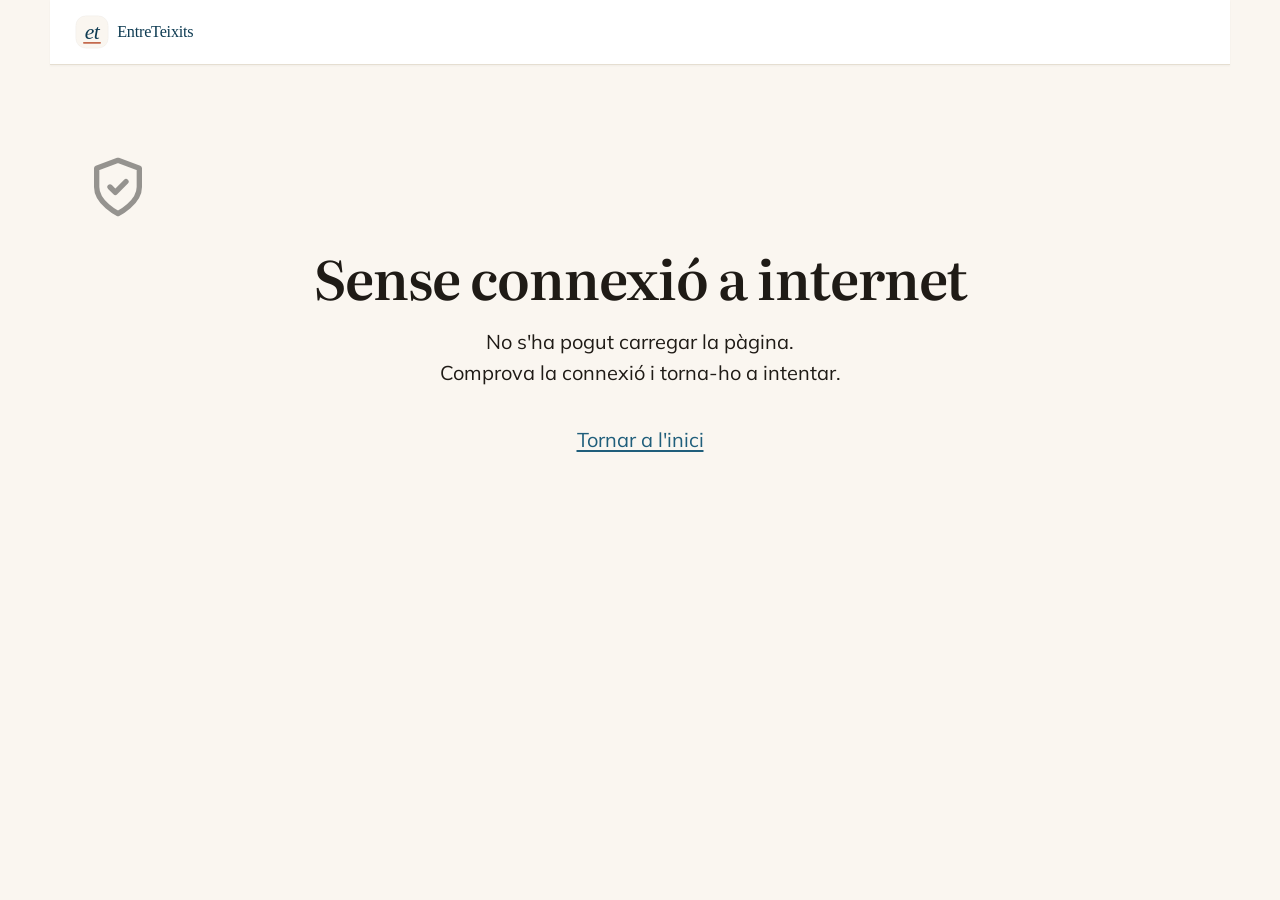
<file: public/offline.html>
<!DOCTYPE html>
<html lang="ca">
<head>
  <meta charset="UTF-8">
  <meta name="viewport" content="width=device-width, initial-scale=1.0">
  <title>Sense connexió – EntreTeixits</title>
  <!-- El CSS ja està en cache gràcies al service worker, es carregarà offline -->
  <link rel="stylesheet" href="/assets/css/style.css">
  <link rel="manifest" href="../manifest.json">
  <meta name="theme-color" content="#1F5E7B">
</head>
<body>

  <!-- Navbar mínima: sense JS ni PHP, només el logo i l'inici -->
  <header class="navbar">
    <div class="navbar__container">
      <a href="/public/index.html" class="navbar__logo">
        <img src="/assets/img/logo-entreteixits.svg" alt="EntreTeixits" height="36">
      </a>
    </div>
  </header>

  <!-- Missatge d'error sense connexió -->
  <main class="container" style="text-align: center; padding: 5rem 2rem;">

    <!-- Icona visual: fem servir el SVG de xarxa/shield que ja tenim en cache -->
    <img
      src="/assets/img/shield-check.svg"
      alt=""
      aria-hidden="true"
      style="width: 64px; height: 64px; opacity: 0.4; margin-bottom: 1.5rem;"
    >

    <h1 style="margin-bottom: 1rem;">Sense connexió a internet</h1>

    <p style="max-width: 40ch; margin: 0 auto 2rem;">
      No s'ha pogut carregar la pàgina.<br>
      Comprova la connexió i torna-ho a intentar.
    </p>

    <!-- Tornar a intentar recarrega la pàgina anterior (funciona sense JS) -->
    <a href="/public/index.html" class="btn btn-primary">Tornar a l'inici</a>

  </main>

</body>
</html>
</file>
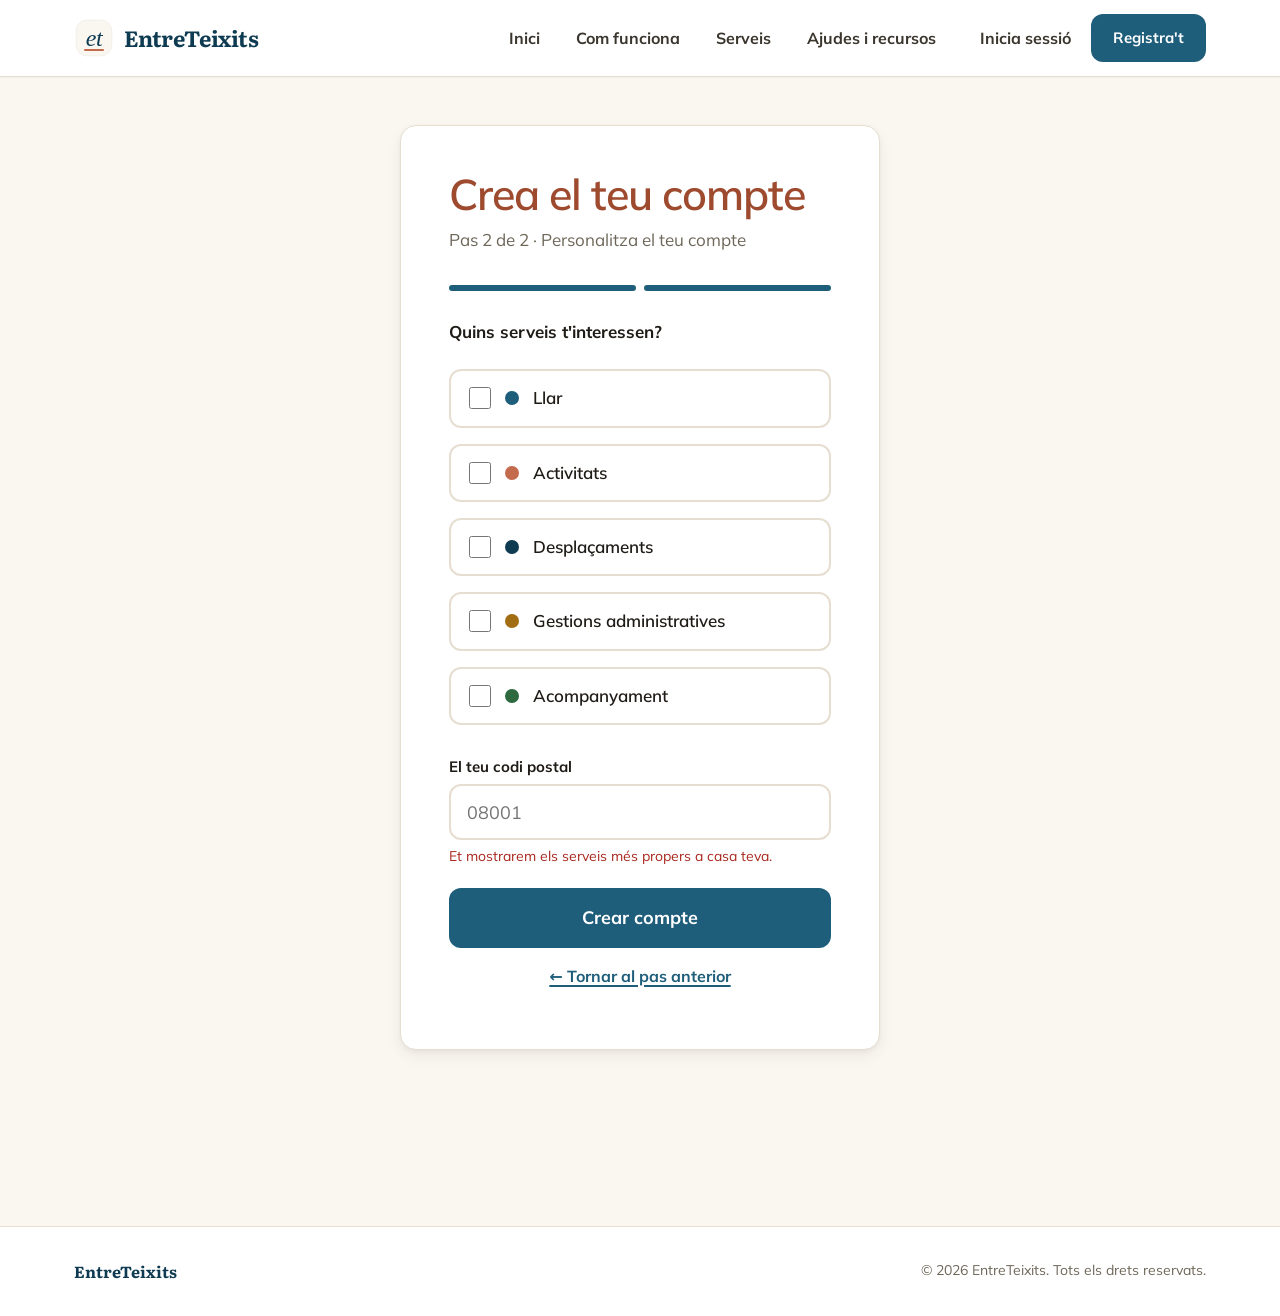
<file: public/registre-2.html>
<!DOCTYPE html>
<html lang="ca">
<head>
  <meta charset="UTF-8">
  <meta name="viewport" content="width=device-width, initial-scale=1">
  <meta name="description" content="Personalitza el teu compte EntreTeixits — Pas 2 de 2.">
  <title>EntreTeixits — Registra't (pas 2)</title>
  <link rel="stylesheet" href="../assets/css/style.css">
  <link rel="manifest" href="../manifest.json" />
</head>
<body>
  <!--Capçalera i part fixa en totes les pàgines-->
  <header>
    <div class="navbar">
      <a href="index.html" class="logo" alt="EntreTeixits — Inici">
        <img src="../assets/img/logo-mark.svg" alt="" width="40" height="40">
        <span class="logo-word">EntreTeixits</span>
      </a>
      <!--Menú que només s'activa en mobile-->
      <a href="login.html" class="nav-login-mobile">Inicia sessió</a>
      <input type="checkbox" id="nav-toggle" class="nav-toggle">
      <label for="nav-toggle" class="hamburger">
        <span></span>
        <span></span>
        <span></span>
      </label>
      <!--Menú desktop-->
      <nav id="main-nav">
        <a href="index.html">Inici</a>
        <a href="funcionament.html">Com funciona</a>
        <a href="serveis.html">Serveis</a>
        <a href="ajudes-recursos.html">Ajudes i recursos</a>
        <span id="nav-auth">
          <a href="login.html" class="nav-sessio">Inicia sessió</a>
          <a href="registre.html" class="btn">Registra't</a>
        </span>
      </nav>
    </div>
  </header>
    <!--Formulari de registres, i que consta de 2 pasos-->
    <!--PAS 2 INTERESOS I UBICACIÓ-->
  <main>
    <div class="formulari-login">
      <section class="login-form">
        <h1 id="registre2-heading">Crea el teu compte</h1>
        <p class="login-subtitol">Pas 2 de 2 · Personalitza el teu compte</p>
        <!-- Indicador de pas -->
        <div class="passos-barra" role="progressbar">
          <div class="passos-punt active"></div>
          <div class="passos-punt active"></div>
        </div>
        <form id="form-registre-2" action="../scripts/php/registre.php" Method="post" novalidate>
          <input type="hidden" name="pas" value="2">
          <!-- INTERESSOS -->
          <fieldset>
            <legend>Quins serveis t'interessen?</legend>
            <div class="interest-grid">
              <label class="interest-item">
                <input type="checkbox" name="interessos[]" value="1">
                <span class="interest-punt punt-llar"></span>
                Llar
              </label>
              <label class="interest-item">
                <input type="checkbox" name="interessos[]" value="2">
                <span class="interest-punt punt-activitats"></span>
                Activitats
              </label>
              <label class="interest-item">
                <input type="checkbox" name="interessos[]" value="3">
                <span class="interest-punt punt-desplacaments"></span>
                Desplaçaments
              </label>
              <label class="interest-item">
                <input type="checkbox" name="interessos[]" value="4">
                <span class="interest-punt punt-gestions"></span>
                Gestions administratives
              </label>
              <label class="interest-item">
                <input type="checkbox" name="interessos[]" value="5">
                <span class="interest-punt punt-acompanyament"></span>
                Acompanyament
              </label>
            </div>
          </fieldset>
          <!-- CODI POSTAL -->
          <div class="field-group">
            <label for="cp">El teu codi postal</label>
            <input type="text" id="cp" name="cp" inputmode="numeric" maxlength="5" placeholder="08001" required>
            <span id="error-cp" class="error-missatge" role="alert"></span>
            <span class="error-missatge" style="font-weight: 400; margin-top: 4px; display: block;">
              Et mostrarem els serveis més propers a casa teva.
            </span>
          </div>
          <button type="submit">Crear compte</button>
          <p class="small" style="margin-top: 16px; text-align: center; font-size: 16px;">
            <a href="registre.html" style="font-weight: 700;">← Tornar al pas anterior</a>
          </p>
        </form>
      </section>
    </div>
  </main>
<!--Footer. Part fixa-->
  <footer>
    <div class="footer-inner">
      <span class="footer-brand">EntreTeixits</span>
      <span class="footer-copy">© 2026 EntreTeixits. Tots els drets reservats.</span>
    </div>
  </footer>
</body>
<!--Els scripts que estan relacionats en aquesta pàgina és de validació de registre-->
   <script src="../scripts/js/estat-usuari.js"></script>
  <script src="../scripts/js/validacio-registre.js"></script>
</html>
</file>
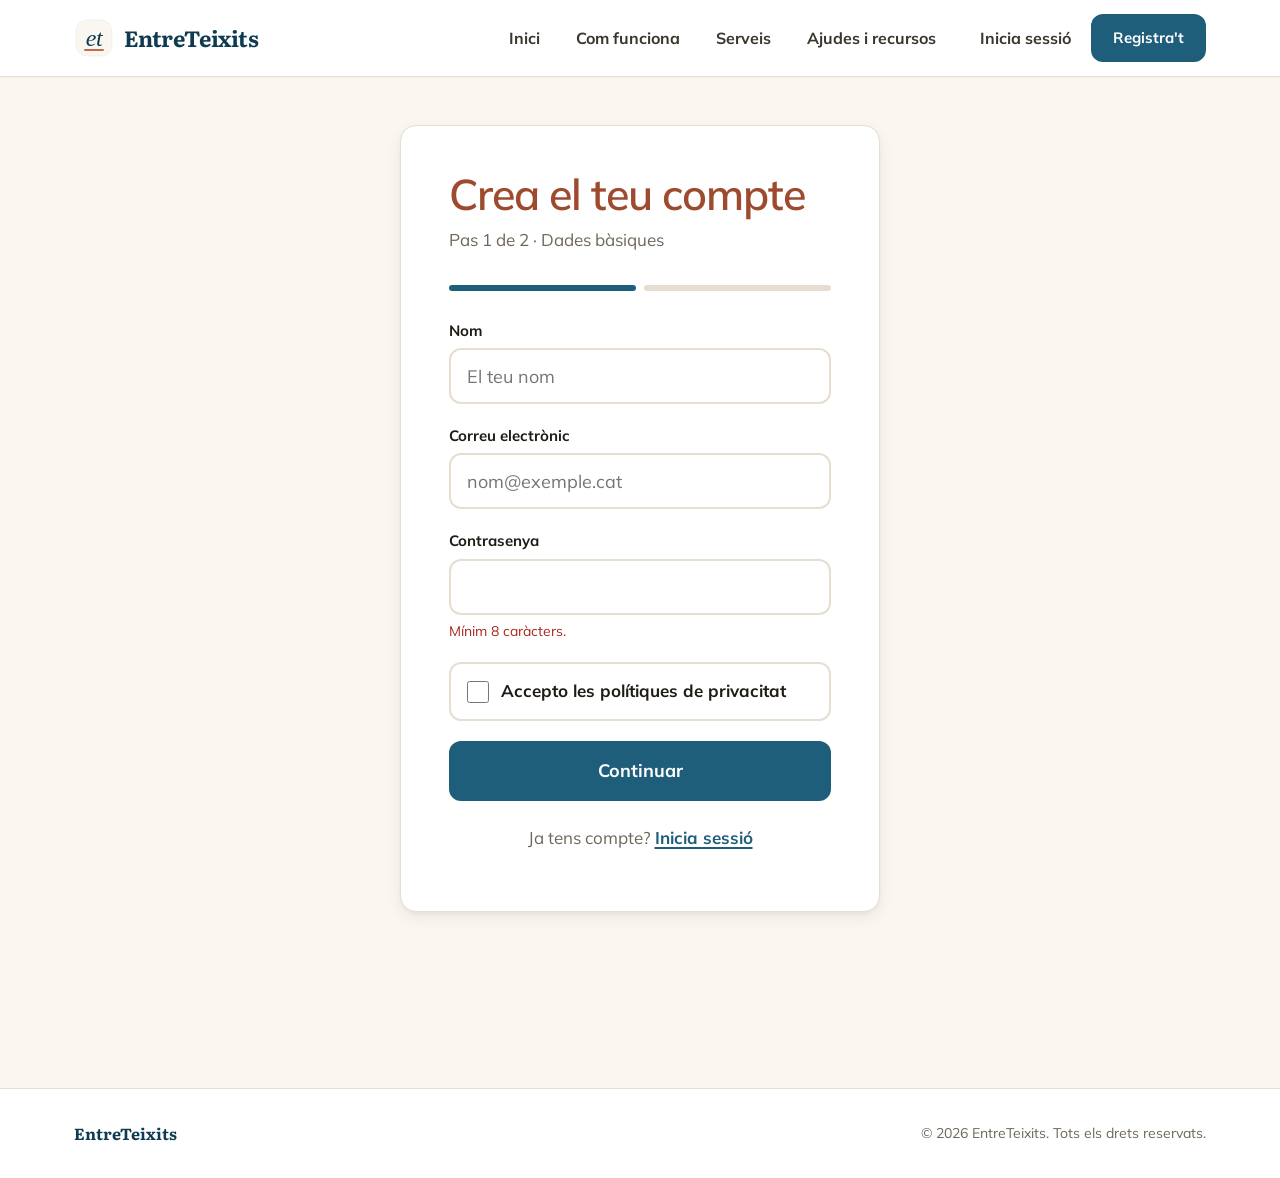
<file: public/registre.html>
<!DOCTYPE html>
<html lang="ca">
<head>
  <meta charset="UTF-8">
  <meta name="viewport" content="width=device-width, initial-scale=1">
  <meta name="description" content="Crea el teu compte a EntreTeixits i accedeix a serveis verificats prop teu.">
  <title>EntreTeixits — Registra't</title>
  <link rel="stylesheet" href="../assets/css/style.css">
  <link rel="manifest" href="../manifest.json" />
</head>
<body>
  <!--Capçalera i part fixa en totes les pàgines-->
  <header>
    <div class="navbar">
      <a href="index.html" class="logo" alt="EntreTeixits — Inici">
        <img src="../assets/img/logo-mark.svg" alt="" width="40" height="40">
        <span class="logo-word">EntreTeixits</span>
      </a>
      <!--Menú que només s'activa en mobile-->
      <a href="login.html" class="nav-login-mobile">Inicia sessió</a>
      <input type="checkbox" id="nav-toggle" class="nav-toggle">
      <label for="nav-toggle" class="hamburger">
        <span></span>
        <span></span>
        <span></span>
      </label>
      <!--Menú desktop-->
      <nav id="main-nav">
        <a href="index.html">Inici</a>
        <a href="funcionament.html">Com funciona</a>
        <a href="serveis.html">Serveis</a>
        <a href="ajudes-recursos.html">Ajudes i recursos</a>
        <span id="nav-auth">
          <a href="login.html" class="nav-sessio">Inicia sessió</a>
          <a href="registre.html" class="btn">Registra't</a>
        </span>
      </nav>
    </div>
  </header>
    <!--Formulari de registres, i que consta de 2 pasos-->
    <!--PAS 1 DADES BÀSIQUES-->
  <main>
    <div class="formulari-login">
      <section class="login-form">
        <h1 id="registre-heading">Crea el teu compte</h1>
        <p class="login-subtitol" id="auth-step-label">Pas 1 de 2 · Dades bàsiques</p>
        <!-- Indicador de pas -->
        <div class="passos-barra" role="progressbar">
          <div class="passos-punt active" id="step-dot-1"></div>
          <div class="passos-punt" id="step-dot-2"></div>
        </div>
        <!-- PAS 1: dades bàsiques -->
        <form id="form-registre-1" action="../scripts/php/registre.php" method="post" novalidate>
          <input type="hidden" name="pas" value="1">
          <div class="field-group">
            <label for="name">Nom</label>
            <input type="text" id="name" name="name" autocomplete="given-name" required placeholder="El teu nom">
            <span id="error-nom" class="error-missatge" role="alert"></span>
          </div>
          <div class="field-group">
            <label for="email">Correu electrònic</label>
            <input type="email" id="email" name="email" autocomplete="email" required placeholder="nom@exemple.cat">
            <span id="error-email" class="error-missatge" role="alert"></span>
          </div>
          <div class="field-group">
            <label for="password">Contrasenya</label>
            <input type="password" id="password" name="password" autocomplete="new-password" required minlength="8">
            <span id="error-password" class="error-missatge" role="alert"></span>
            <span class="error-missatge" style="font-weight: 400; margin-top: 4px;">Mínim 8 caràcters.</span>
          </div>

          <label class="check-row">
            <input type="checkbox" name="privacitat" id="privacitat" required>
            Accepto les polítiques de privacitat
          </label>
          <span id="error-privacitat" class="error-missatge" role="alert"></span>
          <button type="submit">Continuar</button>
          <p class="small">
            Ja tens compte? <a href="login.html">Inicia sessió</a>
          </p>
        </form>
      </section>
    </div>
  </main>
<!--Footer. Part fixa-->
  <footer>
    <div class="footer-inner">
      <span class="footer-brand">EntreTeixits</span>
      <span class="footer-copy">© 2026 EntreTeixits. Tots els drets reservats.</span>
    </div>
  </footer>
</body>
<!--Els scripts que estan relacionats en aquesta pàgina és de validació de registre-->
  <script src="../scripts/js/estat-usuari.js"></script>
  <script src="../scripts/js/validacio-registre.js"></script>
</html>
</file>
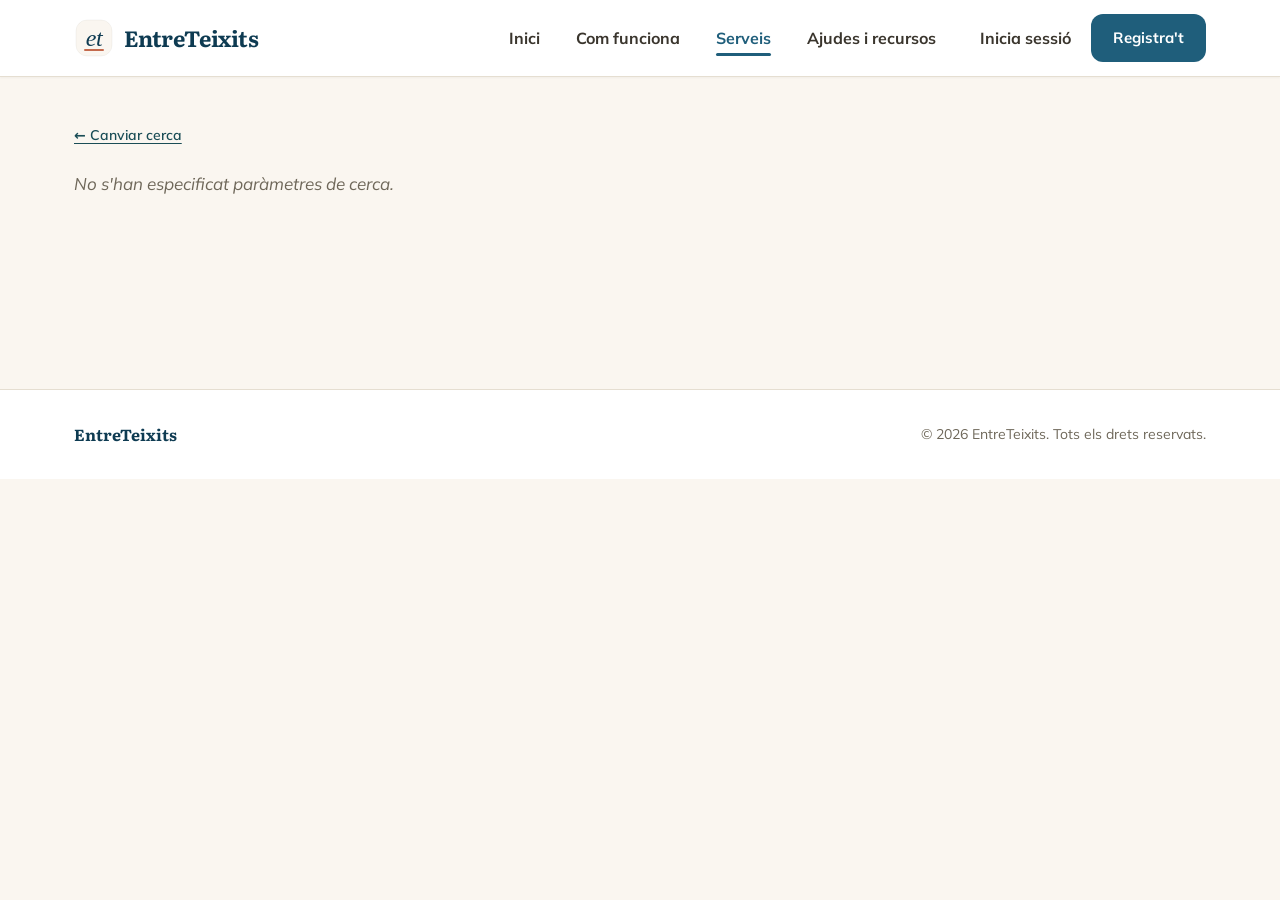
<file: public/resultats-serveis.html>
<!DOCTYPE html>
<html lang="ca">
<head>
  <meta charset="UTF-8">
  <meta name="viewport" content="width=device-width, initial-scale=1">
  <title>EntreTeixits — Resultats de serveis</title>
  <link rel="stylesheet" href="../assets/css/style.css">
  <link rel="manifest" href="../manifest.json" />
</head>

<body>
  <!--Capçalera i part fixa en totes les pàgines-->
  <header>
    <div class="navbar">
      <a href="index.html" class="logo" alt="EntreTeixits — Inici">
        <img src="../assets/img/logo-mark.svg" alt="" width="40" height="40">
        <span class="logo-word">EntreTeixits</span>
      </a>
      <!--Menú que només s'activa en mobile-->
      <a href="login.html" class="nav-login-mobile">Inicia sessió</a>
      <input type="checkbox" id="nav-toggle" class="nav-toggle">
      <label for="nav-toggle" class="hamburger">
        <span></span>
        <span></span>
        <span></span>
      </label>
      <!--Menú desktop-->
      <nav id="main-nav">
        <a href="index.html">Inici</a>
        <a href="funcionament.html">Com funciona</a>
        <a href="serveis.html" class="active">Serveis</a>
        <a href="ajudes-recursos.html">Ajudes i recursos</a>
        <span id="nav-auth">
          <a href="login.html" class="nav-sessio">Inicia sessió</a>
          <a href="registre.html" class="btn">Registra't</a>
        </span>
      </nav>
    </div>
  </header>
  <!--Aquí mostrem els resultats dels filtres de la pàgina de serveis-->
  <main>
    <div class="serveis-wrap">
      <!-- Capçalera de resultats -->
      <div class="resultats-cap">
        <div class="resultats-cap-left">
          <a href="serveis.html" id="btn-tornar-cerca" class="btn-tornar-cerca">← Canviar cerca</a>
          <p id="resultats-info-cerca" class="resultats-info-text"></p>
        </div>
        <h2 id="categoria-titol" class="resultats-titol"></h2>
      </div>
      <!-- Resultats de la crida a l'API i BBDD creada -->
      <section aria-live="polite" aria-label="Resultats de serveis">
        <div id="serveis-loading" style="display:none;" aria-label="Carregant serveis">
          <div class="wait" aria-hidden="true"></div>
          Carregant serveis…
        </div>
        <div id="serveis-container" class="services-list"></div>
      </section>
    </div>
  </main>

<!--Footer. Part fixa-->
  <footer>
    <div class="footer-inner">
      <span class="footer-brand">EntreTeixits</span>
      <span class="footer-copy">© 2026 EntreTeixits. Tots els drets reservats.</span>
    </div>
  </footer>
</body>
<!--Els scripts que estan relacionats en aquesta pàgina,  estat usuari per estar controlant si tenim dades o no de l'usuari, i la crida a l'api
per mostrar els resultats del serveis-->
  <script src="../scripts/js/estat-usuari.js"></script>
  <script src="../scripts/js/resultats-serveis.js"></script>

</html>
</file>
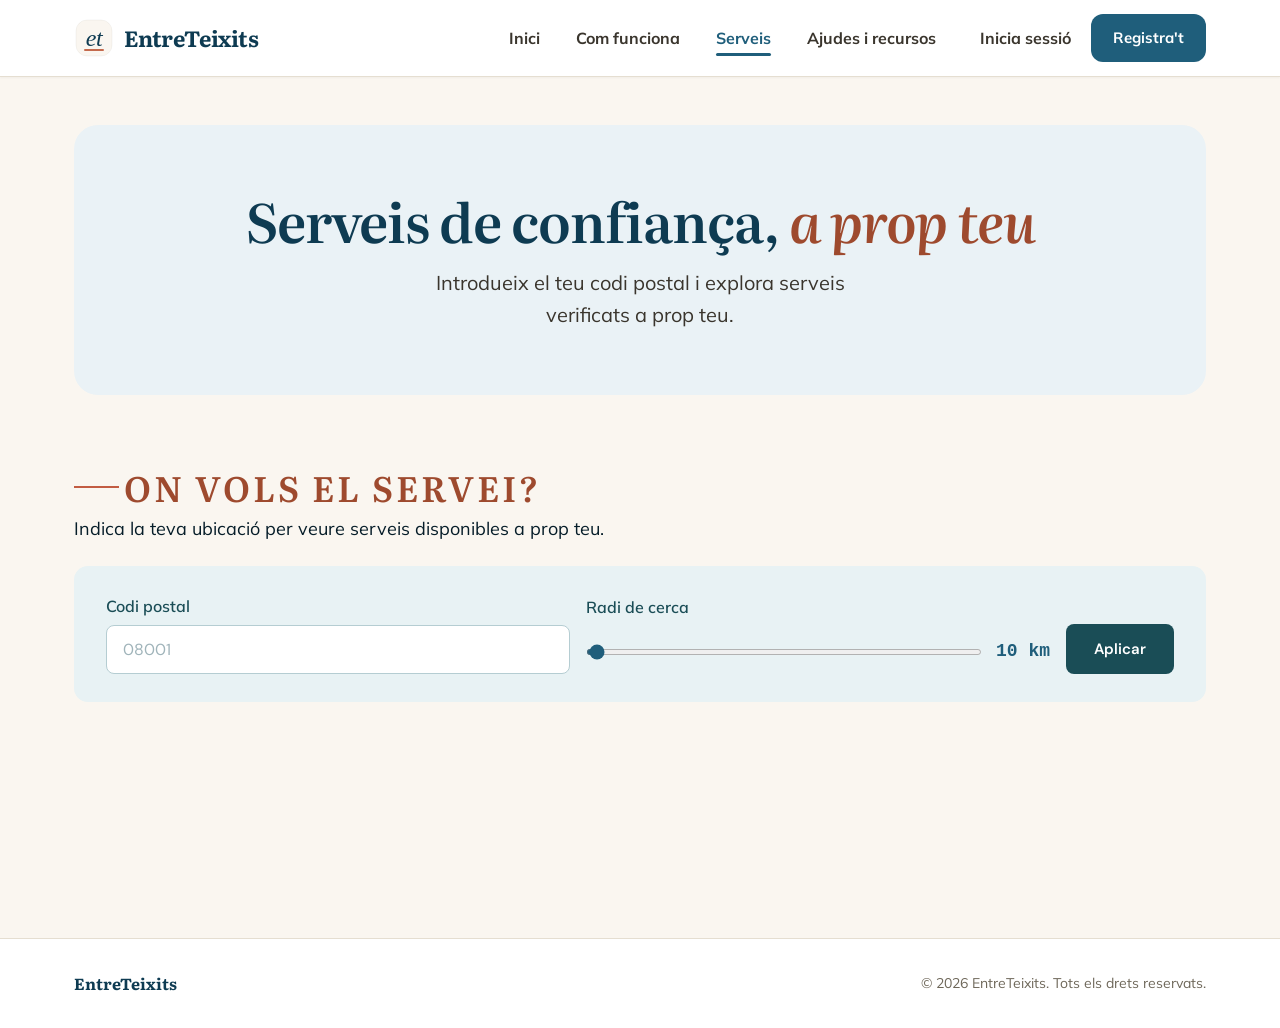
<file: public/serveis.html>
<!DOCTYPE html>
<html lang="ca">
<head>
  <meta charset="UTF-8">
  <meta name="viewport" content="width=device-width, initial-scale=1">
  <title>EntreTeixits — Serveis de confiança per a la gent gran</title>
  <link rel="stylesheet" href="../assets/css/style.css">
  <link rel="manifest" href="../manifest.json" />
</head>

<body>
  <!--Capçalera i part fixa en totes les pàgines-->
  <header>
    <div class="navbar">
      <a href="index.html" class="logo" alt="EntreTeixits — Inici">
        <img src="../assets/img/logo-mark.svg" alt="" width="40" height="40">
        <span class="logo-word">EntreTeixits</span>
      </a>
      <!--Menú que només s'activa en mobile-->
      <a href="login.html" class="nav-login-mobile">Inicia sessió</a>
      <input type="checkbox" id="nav-toggle" class="nav-toggle">
      <label for="nav-toggle" class="hamburger">
        <span></span>
        <span></span>
        <span></span>
      </label>
      <!--Menú desktop-->
      <nav id="main-nav">
        <a href="index.html">Inici</a>
        <a href="funcionament.html">Com funciona</a>
        <a href="serveis.html" class="active">Serveis</a>
        <a href="ajudes-recursos.html">Ajudes i recursos</a>
        <span id="nav-auth">
          <a href="login.html" class="nav-sessio">Inicia sessió</a>
          <a href="registre.html" class="btn">Registra't</a>
        </span>
      </nav>
    </div>
  </header>
  <!--He dividit la pàgina segons els passos que han de fer-->
  <main>
    <!--Introducció a la part central del projecte-->
    <div class="page-hero">
      <h1 id="page-heading">Serveis de confiança,<span style="color:#9E4A2E"><em> a prop teu</em></span></h1>
      <p>Introdueix el teu codi postal i explora serveis verificats a prop teu.</p>
      </div>
      <!-- SECCIÓ DE CERCA DELS SERVEIS -->
      <!-- PAS 1: INTRODUIR CODI POSTAL -->
      <section class="pas-seccio pas-codi-postal" id="pas-codi-postal">
        <h2 id="titol-codi-postal" class="page-hero-label">On vols el servei?</h2>
        <p class="pas-intro">Indica la teva ubicació per veure serveis disponibles a prop teu.</p>
        <div class="codi-bloc">
          <div class="codi-form codi-form-centrat" id="bloc-cp-formulari">
            <div class="codi-camps-grid">
              <div class="codi-camps-item">
                <label for="input-codi">Codi postal</label>
                <input type="text" id="input-codi" placeholder="08001" maxlength="5" pattern="\d{5}" inputmode="numeric" aria-label="Codi postal">
              </div>
              <div class="codi-camps-item codi-camps-item-radi">
                <label for="input-radi">Radi de cerca</label>
                <div class="slider-wrap slider-wrap-cerca">
                  <input type="range" id="input-radi" min="1" max="1000" value="10">
                  <span class="slider-val"><span id="radi-valor">10</span> km</span>
                </div>
              </div>
              <button id="btn-codi" type="button" class="cta cta-aplicar">Aplicar</button>
            </div>
          </div>
          <span id="error-cp" class="error-missatge" role="alert"></span>
          <div id="codi-aplicat-wrap" class="codi-aplicat-wrap hidden" >
            <p id="codi-aplicat-info" class="codi-aplicat-info"></p>
          </div>
        </div>
      </section>
      <!-- PAS 2: SELECCIÓ DEL SERVEI -->
      <section class="pas-seccio index-serveis hidden " id="pas-triar-servei" >
        <h2 id="serveis-heading" class="page-hero-label"> Quin servei necessites</h2>
      <h3 class="hero-actions" style="padding-bottom: 30px;">Selecciona un dels interessos</h3>
        <div class="serveis-grid serveis-grid-cataleg" id="grid-serveis-principals">
          <button type="button" class="category-tile-btn" data-cat="llar">
            <div class="categoria-tile cat-llar">
              <img src="../assets/img/home.svg" height="48" width="48" alt="" class="icone-blanc">
              <div>
                <h3>Llar</h3>
                <p>Neteja, reparacions i ajuda per al dia a dia</p>
              </div>
            </div>
          </button>
          <button type="button" class="category-tile-btn" data-cat="activitats">
            <div class="categoria-tile cat-activitats">
              <img src="../assets/img/star.svg" height="48" width="48" alt="" class="icone-blanc">
              <div>
                <h3>Activitats</h3>
                <p>Tallers, cursos i activitats per gaudir i mantenir-te actiu.</p>
              </div>
            </div>
          </button>
          <button type="button" class="category-tile-btn" data-cat="desplacaments">
            <div class="categoria-tile cat-desplacaments">
              <img src="../assets/img/car.svg" height="48" width="48" alt="" class="icone-blanc">
              <div>
                <h3>Desplaçaments</h3>
                <p>Transport i serveis per moure’t amb tranquil·litat.</p>
              </div>
            </div>
          </button>
        </div>
        <!-- PAS 2.1: SELECCIÓ DE LA SUBCATEGORIA — s'expandeix a sota de les categories -->
        <div class="pas-subcategories" id="pas-subcategories">
          <p class="pas-intro" id="subcategories-intro"></p>
          <nav class="subcategories-nav" id="subcategories-nav"></nav>
        </div>
      </section>
  </main>

<!--Footer. Part fixa-->
  <footer>
    <div class="footer-inner">
      <span class="footer-brand">EntreTeixits</span>
      <span class="footer-copy">© 2026 EntreTeixits. Tots els drets reservats.</span>
    </div>
  </footer>
</body>

<!--Els scripts que estan relacionats en aquesta pàgina, és la de serveis, i estat usuari per estar controlant si tenim dades o no de l'usuari-->
  <script src="../scripts/js/estat-usuari.js"></script>
  <script src="../scripts/js/serveis.js"></script>

</html>
</file>
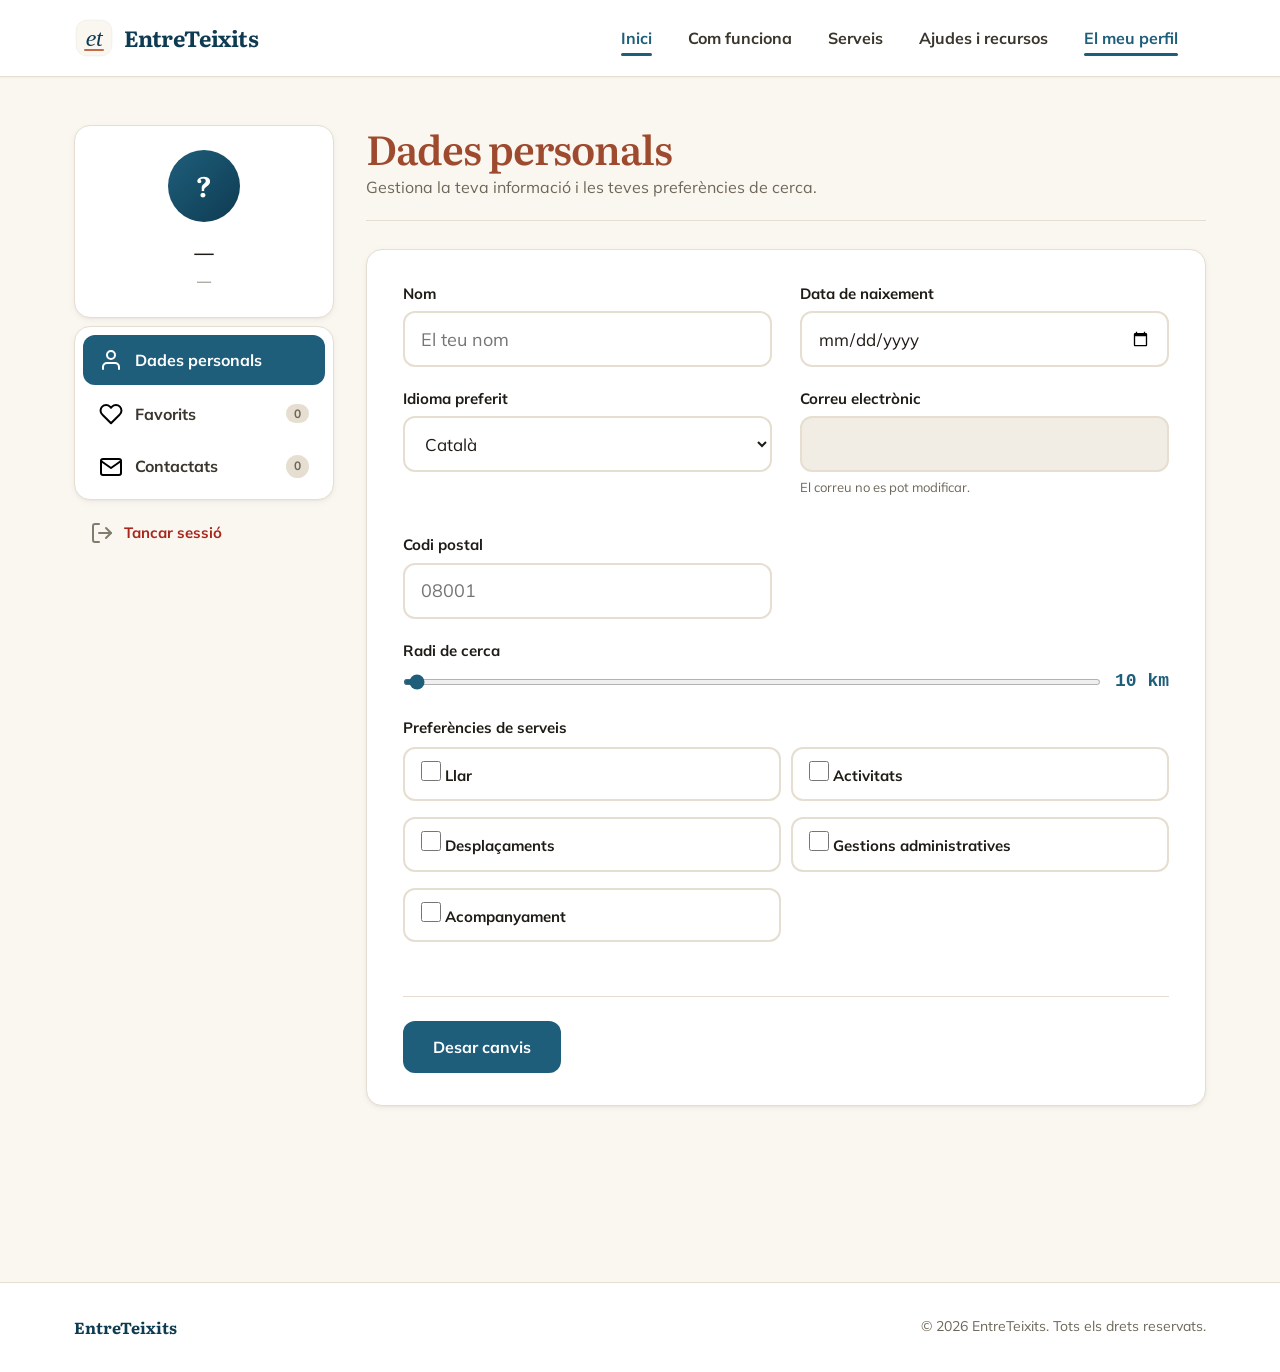
<file: public/usuari.html>
<!DOCTYPE html>
<html lang="ca">
<head>
  <meta charset="UTF-8">
  <meta name="viewport" content="width=device-width, initial-scale=1">
  <meta name="description" content="El teu perfil d'EntreTeixits — dades personals, favorits i contactes.">
  <title>EntreTeixits — El meu perfil</title>
  <link rel="stylesheet" href="../assets/css/style.css">
  <link rel="manifest" href="../manifest.json" />
</head>
<body>
  <!--Capçalera i part fixa en totes les pàgines-->
  <header>
    <div class="navbar">
      <a href="index.html" class="logo" alt="EntreTeixits — Inici">
        <img src="../assets/img/logo-mark.svg" alt="" width="40" height="40">
        <span class="logo-word">EntreTeixits</span>
      </a>
      <!--Menú que només s'activa en mobile-->
      <a href="login.html" class="nav-login-mobile">Inicia sessió</a>
      <input type="checkbox" id="nav-toggle" class="nav-toggle">
      <label for="nav-toggle" class="hamburger">
        <span></span>
        <span></span>
        <span></span>
      </label>
      <!--Menú desktop-->
      <nav id="main-nav">
        <a href="index.html" class="active">Inici</a>
        <a href="funcionament.html">Com funciona</a>
        <a href="serveis.html">Serveis</a>
        <a href="ajudes-recursos.html">Ajudes i recursos</a>
        <a href="usuari.html" class="active" id="nav-perfil">El meu perfil</a>
        <span id="nav-auth">
        </span>
      </nav>
    </div>
  </header>
  <!--La pàgina d'Inici està dividida 2 BLOCS.-->
  <!-- PART ESQUERRE: Menú -->
  <main>
    <div class="perfil-layout">
      <aside class="perfil-sidebar">
        <div class="perfil-id">
          <div class="perfil-avatar" id="sidebar-avatar">?</div>
          <p class="perfil-nom" id="sidebar-nom">—</p>
          <p class="perfil-email" id="sidebar-email">—</p>
        </div>
        <!-- Navegació -->
        <nav class="perfil-navegacio">
          <button class="perfil-navegacio-item active" data-panel="dades">                  
            <img src="../assets/img/user.svg">
            Dades personals
          </button>
          <button class="perfil-navegacio-item" data-panel="favorits">
            <img src="../assets/img/heart.svg">
            Favorits
            <span class="perfil-navegacio-indicador" id="badge-favorits">0</span>
          </button>
          <a href="contactes.html" class="perfil-navegacio-item perfil-navegacio-link">
            <img src="../assets/img/mail.svg">
            Contactats
            <span class="perfil-navegacio-indicador" id="badge-contactats">0</span>
          </a>
        </nav>
        <!-- Tancar sessió -->
        <a href="../scripts/php/logout.php" class="perfil-logout ">
          <img src="../assets/img/log-out.svg">
          Tancar sessió
        </a>
      </aside>

      <!--Part central -->
      <div class="perfil-panels">
        <div class="perfil-panel active" id="panel-dades" role="region">
          <div class="panel-header">
            <h2>Dades personals</h2>
            <p>Gestiona la teva informació i les teves preferències de cerca.</p>
          </div>
          <div class="panel-targeta">
            <!-- Usuari ha de poder actualitzar les seves dades -->
            <form action="../scripts/php/actualitzar-usuari.php" method="post" id="form-perfil"> 
              <div class="form-grid">
                <div class="field-group">
                  <label for="nom">Nom</label>
                  <input type="text" id="nom" name="nom" autocomplete="given-name" placeholder="El teu nom">
                </div>
                <div class="field-group">
                  <label for="data-naixement">Data de naixement</label>
                  <input type="date" id="data-naixement" name="data_naixement" autocomplete="bday">
                </div>
                <div class="field-group">
                  <label for="idioma">Idioma preferit</label>
                  <select id="idioma" name="idioma">
                    <option value="ca">Català</option>
                    <option value="es">Castellà</option>
                  </select>
                </div>
                <div class="field-group">
                  <label for="email">Correu electrònic</label>
                  <input type="email" id="email" name="email" disabled autocomplete="email">
                  <p class="field-help">El correu no es pot modificar.</p>
                </div>
                <div class="field-group">
                  <label for="cp">Codi postal</label>
                  <input type="text" id="cp" name="cp" inputmode="numeric" maxlength="5" placeholder="08001">
                </div>
                <div class="field-group field-group--full">
                  <label for="radi">Radi de cerca</label>
                  <div class="slider-wrap">
                    <input type="range" id="radi" name="radi_localitzacio" min="1" max="1000" value="10">
                    <span class="slider-val"><span id="radi-valor">10</span> km</span>
                  </div>
                </div>
                <div class="field-group field-group--full">
                  <label>Preferències de serveis</label>
                  <div class="interests-grid">
                    <label class="interest-check">
                      <input type="checkbox" name="interessos[]" value="1">
                      <span class="interest-punt punt-llar"></span>
                      Llar
                    </label>
                    <label class="interest-check">
                      <input type="checkbox" name="interessos[]" value="2">
                      <span class="interest-punt punt-activitats"></span>
                      Activitats
                    </label>
                    <label class="interest-check">
                      <input type="checkbox" name="interessos[]" value="3">
                      <span class="interest-punt punt-desplacaments"></span>
                      Desplaçaments
                    </label>
                    <label class="interest-check">
                      <input type="checkbox" name="interessos[]" value="4">
                      <span class="interest-punt punt-gestions"></span>
                      Gestions administratives
                    </label>
                    <label class="interest-check">
                      <input type="checkbox" name="interessos[]" value="5">
                      <span class="interest-punt punt-acompanyament"></span>
                      Acompanyament
                    </label>
                  </div>
                </div>
              </div>
              <div class="form-actions">
                <button type="submit">Desar canvis</button>
              </div>
            </form>
          </div>
        </div>

        <!-- Visualització dels Favorits-->
        <div class="perfil-panel" id="panel-favorits" role="region" >
          <div class="panel-header">
            <h2>Favorits</h2>
            <p>Serveis que has guardat per trobar-los ràpidament.</p>
          </div>
          <div class="panel-targeta">
            <div id="favorits-container">
              <div class="estat-buit-panel">
                <img src="../assets/img/heart-fill.svg">
                <p>Carregant favorits…</p>
              </div>
            </div>
          </div>
        </div>
      </div>
    </div>
  </main>

<!--Footer. Part fixa-->
  <footer>
    <div class="footer-inner">
      <span class="footer-brand">EntreTeixits</span>
      <span class="footer-copy">© 2026 EntreTeixits. Tots els drets reservats.</span>
    </div>
  </footer>
</body>
<!--Els scripts que estan relacionats en aquesta pàgina és estat usuari per estar controlant si tenim dades o no de l'usuari-->
  <script src="../scripts/js/estat-usuari.js"></script>
  <script src="../scripts/js/perfil-usuari.js"></script>  
</html>
</file>
<file: assets/css/style.css>
@import url("https://fonts.googleapis.com/css2?family=DM+Sans:wght@400;500;600;700&family=Mulish:ital,wght@0,400;0,500;0,600;0,700;0,800;1,400;1,600&family=Literata:ital,opsz,wght@0,7..72,400;0,7..72,500;0,7..72,600;0,7..72,700;1,7..72,400&family=Playfair+Display:wght@400;700&display=swap");

*,
*::before,
*::after {
  box-sizing: border-box;
  margin: 0;
  padding: 0;
}

html {
  background: #FAF6F0;
  color: #1F1B16;
  font-family: "Mulish", system-ui, -apple-system, "Segoe UI", sans-serif;
  font-size: 18px;
  line-height: 1.55;
  -webkit-font-smoothing: antialiased;
  text-rendering: optimizeLegibility;
  scroll-behavior: smooth;
}

body {
  font-size: 20px;
}

h1, h2, h3, h4, h5 {
  font-family: "Literata", "Source Serif Pro", Georgia, serif;
  font-weight: 600;
  line-height: 1.15;
  letter-spacing: -1px;
  color: #1F1B16;
  text-wrap: balance;
  margin: 0 0 16px;
}

h1 {
  font-size: 54px;
}

h2 {
  font-size: 43px;
}

h3 {
  font-size: 34px;
  font-weight: 600;
}

h4 {
  font-size: 27px;
}

h5 {
  font-size: 23px;
  font-family: "Mulish", system-ui, -apple-system, "Segoe UI", sans-serif;
  font-weight: 700;
}

p {
  margin: 0 0 16px;
  text-wrap: pretty;
}

a {
  color: #1F5E7B;
  text-decoration-thickness: 2px;
  text-underline-offset: 3px;
  transition: color 140ms cubic-bezier(.2,.8,.2,1);
}

a:hover {
  color: #0E3B52;
}

:focus-visible {
  outline: 3px solid #C46A4D;
  outline-offset: 3px;
  border-radius: 4px;
}

::selection {
  background: #ECC3B2;
  color: #1F1B16;
}

img, svg {
  display: block;
}

ol, ul {
  list-style: none;
}

.hidden {
  display: none !important;
}

/* Estils de la capçalera */

header {
  position: sticky;
  top: 0;
  z-index: 100;
  background: #FFFFFF;
  border-bottom: 1px solid #E5DED1;
  box-shadow: 0 1px 2px rgba(31,27,22,.04);
}

.navbar, .header-inner {
  max-width: 1180px;
  margin: 0 auto;
  display: flex;
  align-items: center;
  justify-content: space-between;
  padding: 14px 24px;
  gap: 24px;
}

.logo {
  display: flex;
  align-items: center;
  gap: 10px;
  text-decoration: none;
  color: #1F1B16;
  flex-shrink: 0;
}

.logo img {
  width: 40px;
  height: 40px;
}

.logo-word {
  font-family: "Literata", "Source Serif Pro", Georgia, serif;
  font-size: 22px;
  font-weight: 700;
  letter-spacing: -0.2px;
  color: #0E3B52;
}

nav {
  display: flex;
  align-items: center;
  gap: 4px;
}

nav a {
  display: inline-flex;
  align-items: center;
  height: 48px;
  padding: 0 16px;
  font-size: 16px;
  font-weight: 700;
  color: #3A352D;
  text-decoration: none;
  border-radius: 12px;
  transition: background 140ms, color 140ms;
}

nav a:hover {
  background: #F2EDE4;
  color: #1F1B16;
}

nav a.active {
  color: #1F5E7B;
  position: relative;
}

nav a.active::after {
  content: "";
  position: absolute;
  bottom: 6px;
  left: 16px;
  right: 16px;
  height: 3px;
  background: #1F5E7B;
  border-radius: 2px;
}

#nav-auth {
  display: flex;
  align-items: center;
  gap: 4px;
  margin-left: 8px;
}

nav .btn {
  background: #1F5E7B;
  color: #fff !important;
  border: 2px solid transparent;
  border-radius: 12px;
  height: 48px;
  padding: 0 20px;
  font-size: 15px;
  font-weight: 700;
  display: inline-flex;
  align-items: center;
  text-decoration: none;
  cursor: pointer;
  transition: background 220ms, box-shadow 220ms;
}

nav .btn:hover {
  background: #0E3B52;
  box-shadow: 0 2px 6px rgba(31,27,22,.05), 0 1px 2px rgba(31,27,22,.04);
}

/* Elements dels botons = CTAs */
.cta {
  display: inline-flex;
  align-items: center;
  justify-content: center;
  gap: 8px;
  height: 56px;
  padding: 0 24px;
  font-family: "Mulish", system-ui, -apple-system, "Segoe UI", sans-serif;
  font-size: 17px;
  font-weight: 700;
  border-radius: 12px;
  border: 2px solid transparent;
  cursor: pointer;
  text-decoration: none;
  white-space: nowrap;
  background: #1F5E7B;
  color: #fff;
  transition: background 220ms cubic-bezier(.2,.8,.2,1), box-shadow 220ms cubic-bezier(.2,.8,.2,1), color 220ms cubic-bezier(.2,.8,.2,1), transform 140ms cubic-bezier(.2,.8,.2,1);
}

.cta:hover {
  background: #0E3B52;
  box-shadow: 0 8px 18px rgba(31,94,123,.3);
  color: #fff;
}

.cat:active {
  transform: scale(.98);
}

.cta-primary {
  background: #1F5E7B;
  color: #fff;
  border-color: transparent;
}

.cta-primary:hover {
  background: #0E3B52;
  color: #fff;
}

.cta-secondary {
  background: #FFFFFF;
  color: #1F5E7B;
  border-color: #1F5E7B;
}

.cta-secondary:hover {
  background: #EAF2F6;
  box-shadow: none;
  color: #1F5E7B;
  
}

.cta-ghost {
  background: transparent;
  color: #1F5E7B;
  border-color: transparent;
}

.cta-ghost:hover {
  background: #F2EDE4;
  box-shadow: none;
}

.cta-white {
  background: #fff;
  color: #0E3B52;
  border-color: transparent;
}

.cta-white:hover {
  background: #F2EDE4;
  color: #0E3B52;
  box-shadow: none;
}

.cta-outline-white {
  background: transparent;
  color: #fff;
  border: 2px solid rgba(255,255,255,.45);
}

.cta-outline-white:hover {
  background: rgba(255,255,255,.1);
  border-color: rgba(255,255,255,.7);
  color: #fff;
  box-shadow: none;
}

button[type="submit"] {
  display: flex;
  align-items: center;
  justify-content: center;
  width: 100%;
  height: 60px;
  padding: 0 32px;
  font-family: "Mulish", system-ui, -apple-system, "Segoe UI", sans-serif;
  font-size: 18px;
  font-weight: 700;
  background: #1F5E7B;
  color: #fff;
  border: 2px solid transparent;
  border-radius: 12px;
  cursor: pointer;
  transition: background 220ms, box-shadow 220ms, transform 140ms;
}

button[type="submit"]:hover {
  background: #0E3B52;
  box-shadow: 0 8px 18px rgba(31,94,123,.3);
}

button[type="submit"]:active {
  transform: scale(.98);
}

/* Estils principals */

main {
  max-width: 1180px;
  margin: 0 auto;
  padding: 48px 24px 80px;
}

/* Utilitat — lectors de pantalla. Ajuda de la IA per aquesta part*/
.sr-only {
  position: absolute;
  width: 1px;
  height: 1px;
  padding: 0;
  margin: -1px;
  overflow: hidden;
  clip: rect(0, 0, 0, 0);
  white-space: nowrap;
  border: 0;
}

/* Back link */
.back-link {
  display: inline-flex;
  align-items: center;
  gap: 8px;
  font-size: 16px;
  font-weight: 700;
  color: #6E6759;
  text-decoration: none;
  margin-bottom: 32px;
  transition: color 140ms;
}

/* .back-link svg {
  width: 18px;
  height: 18px;
  stroke: currentColor;
  fill: none;
  stroke-width: 2.5;
  stroke-linecap: round;
  stroke-linejoin: round;
  transition: transform 140ms;
} */

.back-link:hover {
  color: #1F5E7B;
}

.back-link:hover svg {
  transform: translateX(-3px);
}

/* Wait a la cerca (cercle) - Ajuda de la IA */
.wait {
  width: 22px;
  height: 22px;
  border: 3px solid #E5DED1;
  border-top-color: #1F5E7B;
  border-radius: 50%;
  animation: spin .8s linear infinite;
  flex-shrink: 0;
}

@keyframes spin {
  to {
    transform: rotate(360deg);
  }
}

/* Estats de l'espera de càrrega de la informació */
.loading-state {
  display: flex;
  align-items: center;
  gap: 12px;
  padding: 32px 0;
  font-size: 17px;
  color: #6E6759;
}

#fitxa-loading {
  display: flex;
  align-items: center;
  justify-content: center;
  gap: 14px;
  min-height: 300px;
  font-size: 18px;
  color: #6E6759;
}

#fitxa-loading .wait {
  width: 24px;
  height: 24px;
}

#serveis-loading {
  display: flex;
  align-items: center;
  gap: 12px;
  padding: 24px 0;
  font-size: 17px;
  color: #6E6759;
}

.fitxa-cat-indicador, 
.etiqueta{
  display: inline-flex;
  align-items: center;
  gap: 6px;
  padding: 5px 14px;
  border-radius: 999px;
  background: #EAF2F6;
  color: #1F5E7B;
  font-size: 13px;
  font-weight: 700;
}

.etiqueta-verd {
  background: #E6F2EA;
  color: #2F6A3F;
}

.etiqueta-terr {
  background: #FBEEE6;
  color: #9E4A2E;
}

.etiqueta-safra {
  background: #FAEFD7;
  color: #A36D14;
}

.etiqueta-vermell {
  background: #FBE7E3;
  color: #A8261C;
}

.interest-punt {
  border-radius: 50%;
  flex-shrink: 0;
}

.punt-llar {
  background: #1F5E7B;
}

.punt-activitats {
  background: #C46A4D;
}

.punt-desplacaments {
  background: #0E3B52;
}

.punt-gestions {
  background: #A36D14;
}

.punt-acompanyament {
  background: #2F6A3F;
}

/* Estils dels missatges */
.missatge-ok {
  display: inline-flex;
  align-items: center;
  gap: 8px;
  color: #2F6A3F;
  font-weight: 700;
  margin-top: 12px;
}

.missatge-buit {
  color: #6E6759;
  font-style: italic;
  font-size: 17px;
}

.error-missatge {
  display: block;
  margin-top: 6px;
  font-size: 14px;
  font-weight: 700;
  color: #A8261C;
}

.caixa-estat {
  background: #FFFFFF;
  border: 1px solid #E5DED1;
  border-radius: 16px;
  padding: 64px 32px;
  text-align: center;
  box-shadow: 0 2px 6px rgba(31,27,22,.05), 0 1px 2px rgba(31,27,22,.04);
}

/* .state-box svg {
  width: 56px;
  height: 56px;
  stroke: #C9C1B2;
  fill: none;
  stroke-width: 1.5;
  stroke-linecap: round;
  stroke-linejoin: round;
  margin: 0 auto 20px;
}
  */

.caixa-estat p {
  font-size: 18px;
  color: #6E6759;
  max-width: 324px;
  margin: 0 auto 24px;
  line-height: 1.55;
}

.estat-buit {
  text-align: center;
  padding: 64px 24px;
  background: #FFFFFF;
  border: 1px solid #E5DED1;
  border-radius: 16px;
}

/* .empty-state svg {
  width: 56px;
  height: 56px;
  stroke: #C9C1B2;
  fill: none;
  stroke-width: 1.5;
  stroke-linecap: round;
  stroke-linejoin: round;
  margin: 0 auto 20px;
}
  */

.estat-buit p {
  font-size: 18px;
  color: #6E6759;
  margin: 0;
}

.estat-buit-panel {
  text-align: center;
  padding: 48px 24px;
}

/*.empty-panel svg {
  width: 52px;
  height: 52px;
  stroke: #C9C1B2;
  fill: none;
  stroke-width: 1.5;
  stroke-linecap: round;
  stroke-linejoin: round;
  margin: 0 auto 16px;
}
*/

.estat-buit-panel p {
  color: #6E6759;
  font-size: 17px;
  margin: 0 0 20px;
}

/* Aquests missatges els hem configurat amb l'ajuda de la IA */
.missatge-confirm {
  position: fixed;
  bottom: 28px;
  left: 50%;
  transform: translateX(-50%);
  background: #2F6A3F;
  color: #fff;
  padding: 14px 28px;
  border-radius: 999px;
  box-shadow: 0 24px 48px rgba(31,27,22,.1), 0 8px 16px rgba(31,27,22,.06);
  font-weight: 700;
  font-size: 16px;
  display: flex;
  gap: 10px;
  align-items: center;
  z-index: 200;
  animation: toastIn .3s cubic-bezier(.2,.8,.2,1);
}

@keyframes toastIn {
  from {
    opacity: 0;
    transform: translate(-50%, 16px);
  }
}

/* Capçalera de les pàgines */
.page-header {
  margin-bottom: 32px;
  padding-bottom: 24px;
  border-bottom: 1px solid #E5DED1;
  display: flex;
  align-items: flex-end;
  justify-content: space-between;
  gap: 16px;
  flex-wrap: wrap;
}

.page-header h1 {
  font-size: 43px;
  color: #0E3B52;
  margin: 0 0 4px;
}

.page-header p {
  font-size: 17px;
  color: #6E6759;
  margin: 0;
}

.section {
  margin-bottom: 80px;
}

.section-header {
  margin-bottom: 32px;
}

.section-header h2 {
  color: #0E3B52;
  margin-bottom: 8px;
}

.section-intro p{
  font-size: 20px;
  color: #0E3B52;
  max-width: 800px;
  font-weight: normal;
  margin: 0;
}

.cta-band {
  background: #0E3B52;
  border-radius: 24px;
  padding: 64px 72px;
  display: flex;
  align-items: center;
  justify-content: space-between;
  gap: 48px;
  flex-wrap: wrap;
}

.cta-band h2,
.cta-band-text h2 {
  color: #fff;
  margin-bottom: 12px;
}

.cta-band p,
.cta-band-text p {
  color: rgba(255,255,255,.75);
  font-size: 18px;
  max-width: 432px;
  margin: 0;
}

.cta-band-actions {
  display: flex;
  gap: 14px;
  flex-shrink: 0;
  flex-wrap: wrap;
}

/* Formularis */

.formulari-login {
  display: flex;
  justify-content: center;
  align-items: flex-start;
}

.login-form{
  background: #FFFFFF;
  border: 1px solid #E5DED1;
  border-radius: 16px;
  padding: 44px 48px;
  width: 100%;
  max-width: 480px;
  box-shadow: 0 6px 16px rgba(31,27,22,.06), 0 2px 4px rgba(31,27,22,.04);
  
}

.login-form h1 {
  font-size: 43px;
  margin-bottom: 8px;
  color:#9E4A2E;
  font-family: "Mulish", system-ui, -apple-system, "Segoe UI", sans-serif;
}

.login-subtitol {
  color: #6E6759;
  font-size: 17px;
  margin-bottom: 32px;
  line-height: 1.5;
}

.login-form p.small {
  font-size: 17px;
  text-align: center;
  margin-top: 24px;
  color: #6E6759;
}

.login-form p.small a {
  font-weight: 700;
}

/* Camps de formulari */
form label {
  display: block;
  margin-bottom: 6px;
  font-weight: 700;
  font-size: 16px;
  color: #1F1B16;
}

form input[type="text"],
form input[type="email"],
form input[type="password"],
form select,
form textarea {
  width: 100%;
  height: 56px;
  padding: 0 16px;
  font-family: "Mulish", system-ui, -apple-system, "Segoe UI", sans-serif;
  font-size: 18px;
  color: #1F1B16;
  background: #FFFFFF;
  border: 2px solid #E5DED1;
  border-radius: 12px;
  outline: none;
  transition: border-color 140ms cubic-bezier(.2,.8,.2,1), box-shadow 140ms cubic-bezier(.2,.8,.2,1);
}

form textarea {
  height: auto;
  padding: 14px 16px;
  min-height: 120px;
  resize: vertical;
  line-height: 1.55;
}

form input:focus,
form select:focus,
form textarea:focus {
  border-color: #1F5E7B;
  box-shadow: 0 0 0 4px rgba(31,94,123,.18);
}

form input:disabled,
form input[readonly] {
  background: #F2EDE4;
  color: #6E6759;
  cursor: not-allowed;
}

form input[type="checkbox"] {
  width: 22px;
  height: 22px;
  accent-color: #1F5E7B;
  flex-shrink: 0;
}

.field-group {
  margin-bottom: 20px;
}

.field-group label {
  display: block;
  margin-bottom: 6px;
  font-weight: 700;
  font-size: 15px;
  color: #1F1B16;
}

.field-group input,
.field-group select,
.field-group textarea {
  width: 100%;
  height: 56px;
  padding: 0 16px;
  font-family: "Mulish", system-ui, -apple-system, "Segoe UI", sans-serif;
  font-size: 17px;
  color: #1F1B16;
  background: #FFFFFF;
  border: 2px solid #E5DED1;
  border-radius: 12px;
  outline: none;
  transition: border-color 140ms, box-shadow 140ms;
}

.field-group textarea {
  height: 160px;
  padding: 14px 16px;
  resize: vertical;
  line-height: 1.55;
}

.field-group input:focus,
.field-group select:focus,
.field-group textarea:focus {
  border-color: #1F5E7B;
  box-shadow: 0 0 0 4px rgba(31,94,123,.18);
}

.field-group input:disabled,
.field-group input[readonly] {
  background: #F2EDE4;
  color: #6E6759;
  cursor: not-allowed;
}

.field-group--full {
  grid-column: 1 / -1;
}

.field-help {
  font-size: 13px;
  color: #6E6759;
  margin-top: 5px;
}

.check-row {
  display: flex;
  align-items: center;
  gap: 12px;
  padding: 14px 16px;
  background: #FFFFFF;
  border: 2px solid #E5DED1;
  border-radius: 12px;
  font-size: 17px;
  min-height: 48px;
  cursor: pointer;
  margin-bottom: 20px;
  transition: border-color 140ms, background 140ms;
}

.check-row input[type="checkbox"] {
  width: 22px;
  height: 22px;
  accent-color: #1F5E7B;
  flex-shrink: 0;
  cursor: pointer;
}

.check-row:has(input:checked) {
  border-color: #1F5E7B;
  background: #EAF2F6;
}

fieldset {
  border: none;
  padding: 0;
  margin: 0 0 24px;
}

fieldset legend {
  font-weight: 700;
  font-size: 17px;
  margin-bottom: 12px;
  color: #1F1B16;
}

.form-row {
  display: grid;
  grid-template-columns: 1fr 1fr;
  gap: 0 20px;
}

.form-actions {
  display: flex;
  gap: 12px;
  margin-top: 28px;
  padding-top: 24px;
  border-top: 1px solid #E5DED1;
  flex-wrap: wrap;
}

.form-actions button[type="submit"] {
  width: auto;
  height: 52px;
  padding: 0 28px;
  font-size: 16px;
}

.form-actions button[type="submit"] img {
  width: 20px;
  height: 20px;
  flex-shrink: 0;
  filter: brightness(0) invert(1);
}

/* Missatges del formulari */
#contacte-ok {
  display: none;
  align-items: center;
  gap: 10px;
  padding: 14px 18px;
  margin-top: 14px;
  background: #E6F2EA;
  border: 1px solid #4E9A65;
  border-radius: 12px;
  color: #2F6A3F;
  font-weight: 700;
  font-size: 16px;
}

#contacte-ok img {
  width: 20px;
  height: 20px;
  flex-shrink: 0;
  filter: brightness(0);
}

#contacte-error {
  display: none;
  padding: 14px 18px;
  margin-top: 14px;
  background: #FBE7E3;
  border: 1px solid #C9402F;
  border-radius: 12px;
  color: #A8261C;
  font-weight: 700;
  font-size: 16px;
}

.interest-grid {
  display: flex;
  flex-direction: column;
  gap: 10px;
  margin-top: 12px;
}

.interest-item {
  display: flex;
  align-items: center;
  gap: 14px;
  padding: 14px 18px;
  background: #FFFFFF;
  border: 2px solid #E5DED1;
  border-radius: 12px;
  font-size: 17px;
  font-weight: 600;
  cursor: pointer;
  transition: border-color 140ms, background 140ms;
  min-height: 48px;
}

.interest-item:has(input:checked) {
  border-color: #1F5E7B;
  background: #EAF2F6;
}

.interest-item input[type="checkbox"] {
  width: 22px;
  height: 22px;
  accent-color: #1F5E7B;
  flex-shrink: 0;
  cursor: pointer;
}

.interest-punt {
  width: 14px;
  height: 14px;
}

/* Indicadors dels passos */
.passos-barra {
  display: flex;
  gap: 8px;
  margin-bottom: 28px;
}

.passos-punt {
  flex: 1;
  height: 6px;
  border-radius: 3px;
  background: #E5DED1;
  transition: background 220ms;
}

.passos-punt.active {
  background: #1F5E7B;
}


/* Estils relacionats a la pàgina INDEX.HTML*/

.hero-landing {
  display: grid;
  grid-template-columns: 1fr 1fr;
  min-height: 540px;
  border-radius: 24px;
  overflow: hidden;
  margin-bottom: 80px;
  box-shadow: 0 14px 32px rgba(31,27,22,.08), 0 4px 10px rgba(31,27,22,.04);
}

.hero-text {
  background: #EAF2F6;
  padding: 72px 56px;
  display: flex;
  flex-direction: column;
  justify-content: center;
}

.hero-text h1 {
  font-size: 56px;
  color: #0E3B52;
  line-height: 1.1;
  margin-bottom: 20px;
  font-family:"Literata", "Source Serif Pro", Georgia, serif; ;
}

.hero-text p {
  font-size: 18px;
  color: #3A352D;
  line-height: 1.4;
  max-width: 375px;
  margin-bottom: 36px;
}

.hero-img {
  background: #EAF2F6;
  display: flex;
  align-items: center;
  justify-content: center;
  padding: 40px 40px 40px 24px;
}

.hero-img img {
  width: 100%;
  height: auto;
  object-fit: cover;
  object-position: center top;
  display: block;
  border-radius: 20px;
  box-shadow: 0 8px 24px rgba(31,27,22,.12);
}

.hero-actions {
  display: flex;
  gap: 14px;
  flex-wrap: wrap;
}

.index-serveis, 
.section-intro {
  margin-bottom: 80px;
}

.index-serveis h2,
.section-intro h2,
.pas-seccio h2 {
  color: #9E4A2E;
  margin-bottom: 8px;
  font-size: 35px;
  padding-left: 50px;
  margin-bottom: 8px;
}

.index-serveis h3 {
  font-size: 30px;
  font-weight: normal;
  margin-bottom: 8px;  
  color: #0E3B52;
}

.index-serveis,
.section-intro {
  margin-bottom: 32px;
}


.serveis-grid {
  display: grid;
  grid-template-columns: repeat(5,1fr);
  gap: 16px;
}

.categoria-link {
  text-decoration: none;
  display: block;
}

.categoria-tile {
  border-radius: 16px;
  padding: 24px;
  min-height: 190px;
  display: flex;
  flex-direction: column;
  justify-content: space-between;
  color: #fff;
  cursor: pointer;
  transition: transform 220ms cubic-bezier(.2,.8,.2,1), box-shadow 220ms cubic-bezier(.2,.8,.2,1);
}

.categoria-tile:hover {
  transform: translateY(-4px);
  box-shadow: 0 14px 32px rgba(31,27,22,.08), 0 4px 10px rgba(31,27,22,.04);
}

.categoria-tile h3 {
  font-family: "Literata", "Source Serif Pro", Georgia, serif;
  font-size: 22px;
  margin: 0 0 4px;
  font-weight: 600;
  color: inherit;
}

.categoria-tile p {
  margin: 0;
  font-size: 14px;
  opacity: .9;
  line-height: 1.4;
}

.cat-llar {
  background: linear-gradient(135deg, #1F5E7B, #0E3B52);
}

.cat-activitats {
  background: linear-gradient(135deg, #C46A4D, #9E4A2E);
}

.cat-desplacaments {
  background: linear-gradient(135deg, #0E3B52, #061d29);
}

.cat-gestions {
  background: linear-gradient(135deg, #D49A3E, #A36D14);
}

.cat-acompanyament {
  background: linear-gradient(135deg, #4E9A65, #2F6A3F);
}

.icone-blanc {
  filter: brightness(0) invert(1);
}

/* Estils de la pàgina de Funcionament */

.page-hero {
  background: #EAF2F6;
  border-radius: 24px;
  padding: 64px 56px;
  margin-bottom: 72px;
  text-align: center;
}

.page-hero h1 {
  font-size: 54px;
  color: #0E3B52;
  margin-bottom: 16px;
}

.page-hero p {
  font-size: 20px;
  color: #3A352D;
  max-width: 468px;
  margin: 0 auto;
  line-height: 1.6;
}

.passos {
  margin-bottom: 80px;
}

.passos-list {
  display: flex;
  flex-direction: column;
}

.pas {
  display: grid;
  grid-template-columns: 120px 1fr;
  gap: 0 40px;
  align-items: start;
  position: relative;
  padding-bottom: 56px;
}

.pas:last-child {
  padding-bottom: 0;
}

.pas:not(:last-child)::after {
  content: "";
  position: absolute;
  left: 59px;
  top: 88px;
  bottom: 0;
  width: 2px;
  background: #E5DED1;
}

.pas-num-wrap {
  display: flex;
  flex-direction: column;
  align-items: center;
  flex-shrink: 0;
}

.pas-num {
  width: 80px;
  height: 80px;
  border-radius: 50%;
  background: #1F5E7B;
  color: #fff;
  font-family: "Literata", "Source Serif Pro", Georgia, serif;
  font-size: 36px;
  font-weight: 700;
  display: flex;
  align-items: center;
  justify-content: center;
  flex-shrink: 0;
  box-shadow: 0 6px 16px rgba(31,27,22,.06), 0 2px 4px rgba(31,27,22,.04);
}

.pas:nth-child(2) .pas-num {
  background: #C46A4D;
}

.pas:nth-child(3) .pas-num {
  background: #2F6A3F;
}

.pas-content {
  background: #FFFFFF;
  border: 1px solid #E5DED1;
  border-radius: 16px;
  padding: 36px 40px;
  box-shadow: 0 2px 6px rgba(31,27,22,.05), 0 1px 2px rgba(31,27,22,.04);
}

.pas-tag {
  display: inline-block;
  font-size: 13px;
  font-weight: 700;
  letter-spacing: 1px;
  text-transform: uppercase;
  color: #1F5E7B;
  margin-bottom: 12px;
}

.pas:nth-child(2) .pas-tag {
  color: #9E4A2E;
}

.pas:nth-child(3) .pas-tag {
  color: #2F6A3F;
}

.pas-content h2 {
  font-size: 34px;
  color: #1F1B16;
  margin-bottom: 12px;
}

.pas-content p {
  font-size: 18px;
  color: #3A352D;
  line-height: 1.65;
  margin: 0;
}

.pas-detall {
  margin-top: 20px;
  padding-top: 20px;
  border-top: 1px solid #E5DED1;
  display: flex;
  flex-wrap: wrap;
  gap: 10px;
}

.pas-etiqueta {
  display: inline-flex;
  align-items: center;
  gap: 6px;
  padding: 7px 14px;
  border-radius: 999px;
  background: #F2EDE4;
  color: #3A352D;
  font-size: 14px;
  font-weight: 700;
}

.pas-etiqueta img {
  width: 20px;
  height: 20px;
  stroke: currentColor;

}


.usuaris {
  display: grid;
  grid-template-columns: 1fr 1fr;
  gap: 24px;
  margin-bottom: 80px;
}

.usuaris-card {
  background: #FFFFFF;
  border: 1px solid #E5DED1;
  border-radius: 16px;
  padding: 36px;
  box-shadow: 0 2px 6px rgba(31,27,22,.05), 0 1px 2px rgba(31,27,22,.04);
}

.usuaris-icona {
  width: 56px;
  height: 56px;
  border-radius: 12px;
  display: flex;
  align-items: center;
  justify-content: center;
  margin-bottom: 20px;
}

.background-usuaris-1 {
  background: #1F5E7B;
}

.background-usuaris-2 {
  background: #C46A4D;
}

.usuaris-card h3 {
  font-size: 27px;
  margin-bottom: 10px;
}

.usuaris-card p {
  font-size: 17px;
  color: #3A352D;
  line-height: 1.6;
  margin: 0;
}

/* Estils de la pàgina de Serveis.
Aquí hem tingut ajuda de la IA per mostrar correctament la informació */

.serveis-contenidor {
  max-width: 1200px;
  margin: 0 auto;
  padding: 56px 40px 96px;
}

.serveis-contenidor .page-hero {
  background: none;
  border-radius: 0;
  padding: 0;
  margin-bottom: 40px;
  text-align: left;
}

.page-hero-label {
  display: block;
  font-size: 11px;
  font-weight: 600;
  letter-spacing: 3px;
  text-transform: uppercase;
  color: #C25C42;
  margin-bottom: 12px;
  position: relative;
  padding-left: 28px;
}

.page-hero-label::before {
  content: '';
  position: absolute;
  left: 0;
  top: 50%;
  transform: translateY(-50%);
  width: 45px;
  height: 2px;
  background-color: #C25C42;
}

.serveis-contenidor .page-hero h1 {
  font-family: 'Playfair Display', serif;
  font-size: 52px;
  font-weight: 700;
  color: #1A4D56;
  line-height: 57px;
  margin-bottom: 14px;
}

.serveis-contenidor .page-hero p {
  font-size: 17px;
  color: #6B7A85;
  max-width: 480px;
  line-height: 27px;
  margin: 0;
}

.pasos-serveis {
  position: relative;
  margin-bottom: 48px;
  padding-top: 8px;
}

.pasos-serveis-track {
  position: absolute;
  left: 24px;
  right: 24px;
  top: 20px;
  height: 6px;
  background-color: #D4DDE1;
  border-radius: 999px;
  z-index: 0;
}

.pasos-serveis-step {
  list-style: none;
  margin: 0;
  padding: 0;
  display: flex;
  justify-content: space-between;
  position: relative;
  z-index: 1;
}

.serveis-stepper-passos {
  flex: 0 0 auto;
  max-width: 46%;
}

.serveis-stepper-passos:last-child {
  text-align: right;
}

.pasos-serveis-punt {
  display: block;
  width: 22px;
  height: 22px;
  border-radius: 50%;
  background-color: #D4DDE1;
  border: 3px solid #D4DDE1;
  margin-bottom: 12px;
  transition: background-color 200ms ease, border-color 200ms ease, transform 200ms ease;
}

.serveis-stepper-passos.is-active .pasos-serveis-punt {
  width: 28px;
  height: 28px;
  background-color: #fff;
  border-color: #1A4D56;
  box-shadow: 0 0 0 1px #1A4D56;
}

.serveis-stepper-passos.is-done .pasos-serveis-punt {
  background-color: #1A4D56;
  border-color: #1A4D56;
}

.pasos-serveis-label {
  margin: 0;
  font-size: 15px;
  line-height: 1.45;
  color: #6B7A85;
}

.serveis-stepper-passos.is-active .pasos-serveis-label,
.serveis-stepper-passos.is-done .pasos-serveis-label {
  color: #1A4D56;
}

.pas-seccio {
  margin-bottom: 48px;
}

.pas-titol {
  font-family: 'Playfair Display', serif;
  font-size: 28px;
  font-weight: 700;
  color: #1A4D56;
  margin: 0 0 8px;
}

.pas-intro {
  font-size: 18px;
  color: #061d29;
  margin: 0 0 24px;
  line-height: 1.5;
}

/* Graella de serveis (com la pàgina d'inici) */
.serveis-grid-cataleg {
  grid-template-columns: repeat(3, 1fr);
  gap: 20px;
  margin-bottom: 0;
}

.category-tile-btn {
  display: block;
  width: 100%;
  padding: 0;
  border: none;
  background: none;
  cursor: pointer;
  text-align: left;
  font: inherit;
}

.category-tile-btn .categoria-tile {
  width: 100%;
  min-height: 170px;
}

.category-tile-btn.is-selected .categoria-tile {
  outline: 3px solid #1A4D56;
  outline-offset: 3px;
}

.serveis-grid-cataleg .category-tile-btn .categoria-tile {
  min-height: 260px;
  padding: 28px;
  justify-content: space-between;
}

.serveis-grid-cataleg .categoria-tile img {
  width: 48px;
  height: 48px;
  margin-bottom: 4px;
}

.serveis-grid-cataleg .categoria-tile h3 {
  font-size: 24px;
  margin-bottom: 4px;
}

.serveis-grid-cataleg .categoria-tile > div > p {
  font-size: 14px;
  opacity: 0.85;
  line-height: 1.45;
}

.categoria-tile-subtemes {
  list-style: none;
  padding: 0;
  margin: 14px 0 0;
  display: flex;
  flex-wrap: wrap;
  gap: 6px;
}

.categoria-tile-subtemes li {
  font-size: 12px;
  font-weight: 500;
  background: rgba(255, 255, 255, 0.2);
  border-radius: 999px;
  padding: 4px 12px;
  line-height: 1.3;
}

/* Subcategories */
.pas-subcategories {
  overflow: hidden;
  max-height: 0;
  transition: max-height 0.35s ease;
}

.pas-subcategories.is-open {
  max-height: 400px;
}

.pas-subcategories .pas-intro {
  margin-top: 28px;
  padding-top: 24px;
  border-top: 1.5px solid #D4E6E9;
  margin-bottom: 16px;
}

.pas-subcategories .subcategories-nav {
  display: flex;
  flex-wrap: wrap;
  gap: 10px;
}

.subcategories-nav .filter-btn {
  margin: 0;
}


.pas-codi-postal {
  text-align: left;
}

.pas-codi-postal .pas-intro {
  max-width: 700px;
}

.codi-bloc {
  display: flex;
  flex-direction: column;
  align-items: center;
  width: 100%;
  max-width: 100%;
  margin: 0 auto;
}

.codi-form-centrat {
  width: 100%;
  background-color: #E8F2F4;
  border-radius: 14px;
  padding: 28px 32px;
  display: flex;
  flex-direction: column;
  align-items: center;
  gap: 16px;
}

.codi-label-centrat {
  font-size: 14px;
  font-weight: 600;
  color: #1A4D56;
}

.codi-camps-grid {
  display: grid;
  grid-template-columns: 1fr 1fr auto;
  gap: 16px;
  width: 100%;
  align-items: end;
}

.codi-camps-item {
  display: flex;
  flex-direction: column;
  gap: 6px;
  text-align: left;
}

.codi-camps-item label {
  font-size: 16px;
  font-weight: 600;
  color: #1A4D56;
}

.codi-camps-item #input-codi {
  width: 100%;
  border: 1.5px solid #B5CDD2;
  border-radius: 8px;
  padding: 13px 16px;
  font-size: 16px;
  font-family: 'DM Sans', sans-serif;
  color: #1E2D35;
  background-color: #FFFFFF;
  box-sizing: border-box;
}

.codi-camps-item #input-codi:focus {
  border-color: #1A4D56;
  outline: none;
}

.codi-camps-item-radi .slider-wrap-cerca {
  min-height: 48px;
  padding-top: 4px;
}

.codi-camps-item-radi .slider-wrap-cerca input[type="range"] {
  flex: 1;
  min-width: 0;
}

.codi-form-centrat .cta-aplicar {
  white-space: nowrap;
}

.codi-aplicat-wrap {
  display: flex;
  align-items: center;
  gap: 16px;
  margin-top: 16px;
  flex-wrap: wrap;
  justify-content: center;
}

.codi-aplicat-info {
  margin: 0;
  font-size: 15px;
  color: #1A4D56;
  font-weight: 500;
}

.btn-tornar-cerca {
  display: inline-block;
  background: none;
  border: none;
  padding: 0;
  font: inherit;
  font-size: 14px;
  font-weight: 600;
  color: #1A4D56;
  cursor: pointer;
  text-decoration: underline;
  text-underline-offset: 3px;
}

.btn-tornar-cerca:hover {
  color: #0E3B52;
}

/* Capçalera de la pàgina de resultats */
.resultats-cap {
  display: flex;
  align-items: baseline;
  justify-content: space-between;
  flex-wrap: wrap;
  gap: 12px;
  margin-bottom: 24px;
}

.resultats-cap-left {
  display: flex;
  align-items: center;
  gap: 16px;
  flex-wrap: wrap;
}

.resultats-info-text {
  margin: 0;
  font-size: 14px;
  color: #5A7880;
}

.resultats-titol {
  font-family: "Literata", "Source Serif Pro", Georgia, serif;
  font-size: 26px;
  font-weight: 600;
  color: #1A2E35;
  margin: 0;
}

.codi-input-row {
  display: flex;
  gap: 12px;
  width: 100%;
  max-width: 360px;
  justify-content: center;
  flex-wrap: wrap;
}

.codi-input-row #input-codi {
  flex: 1;
  min-width: 140px;
  width: auto;
}

.codi-input-row #btn-codi {
  flex-shrink: 0;
}

.codi-registered-info-centrat {
  display: inline-flex;
  margin: 0 auto;
}

.pas-codi-postal .error-missatge {
  display: block;
  margin-top: 12px;
  text-align: center;
}

.pas-codi-postal #bloc-codi-anonim,
.pas-codi-postal #bloc-codi-registrat {
  background: none;
  border-radius: 0;
  padding: 0;
  margin-bottom: 0;
  flex-wrap: nowrap;
  align-items: center;
}

/* Bloc quan l'usuari és anònim*/
#bloc-codi-anonim {
  background-color: #E8F2F4;
  border: none;
  border-radius: 14px;
  padding: 24px 28px;
  display: flex;
  align-items: flex-end;
  gap: 16px;
  margin-bottom: 36px;
  flex-wrap: wrap;
}

.codi-field {
  display: flex;
  flex-direction: column;
  gap: 6px;
}

.codi-field label {
  font-size: 13px;
  font-weight: 600;
  color: #1A4D56;
  letter-spacing: 0px;
}

#input-codi {
  border: 1.5px solid #B5CDD2;
  border-radius: 8px;
  padding: 13px 16px;
  font-size: 16px;
  font-family: 'DM Sans', sans-serif;
  color: #1E2D35;
  background-color: #FFFFFF;
  width: 180px;
  height: auto;
  outline: none;
  transition: border-color 180ms ease;
}

#input-codi:focus {
  border-color: #1A4D56;
  box-shadow: none;
}

#input-codi::placeholder {
  color: #A0B4BA;
}

#btn-codi {
  display: inline-flex;
  align-items: center;
  gap: 8px;
  background-color: #1A4D56;
  color: #FFFFFF;
  border: none;
  border-radius: 8px;
  padding: 0 28px;
  height: 50px;
  font-size: 15px;
  font-weight: 600;
  font-family: 'DM Sans', sans-serif;
  cursor: pointer;
  transition: background-color 200ms ease;
  flex-shrink: 0;
  box-shadow: none;
}

#btn-codi:hover {
  background-color: #163E47;
  box-shadow: none;
}

/* #btn-codi svg {
  width: 17px;
  height: 17px;
  stroke: #FFFFFF;
  fill: none;
  stroke-width: 2.2;
  stroke-linecap: round;
  stroke-linejoin: round;
}
  */

#bloc-codi-anonim .error-missatge {
  font-size: 13px;
  color: #C25C42;
  font-weight: 500;
  align-self: center;
  min-height: 20px;
  display: block;
  margin-top: 0;
}

/* Bloc quan l'usuari té la sessió iniciada */
#bloc-codi-registrat {
  background: none;
  border: none;
  border-radius: 0;
  padding: 0;
  margin-bottom: 36px;
}

.codi-registered-info {
  display: inline-flex;
  align-items: center;
  gap: 10px;
  background-color: #E8F2F4;
  border-radius: 10px;
  padding: 12px 20px;
  font-size: 15px;
  color: #1A4D56;
  font-weight: 500;
}

/* .codi-registered-info svg {
  width: 18px;
  height: 18px;
  stroke: #1A4D56;
  fill: none;
  stroke-width: 1.8;
  stroke-linecap: round;
  stroke-linejoin: round;
  flex-shrink: 0;
}
*/

.codi-registered-info strong {
  font-weight: 700;
  color: #1A4D56;
}

/* Filtres */
.filters-bar {
  margin-bottom: 28px;
}

#categories-nav {
  display: flex;
  align-items: center;
  gap: 10px;
  flex-wrap: wrap;
}

.filter-btn {
  display: inline-flex;
  align-items: center;
  gap: 8px;
  border: 1.5px solid #B5CDD2;
  background-color: #FFFFFF;
  border-radius: 999px;
  padding: 9px 20px;
  font-size: 14px;
  font-weight: 500;
  font-family: 'DM Sans', sans-serif;
  color: #1A4D56;
  cursor: pointer;
  transition: background-color 180ms ease, border-color 180ms ease, color 180ms ease;
  line-height: 14px;
}

.filter-btn:hover {
  border-color: #1A4D56;
  background-color: #F0F6F7;
}

.filter-btn.active {
  background-color: #1A4D56;
  color: #FFFFFF;
  border-color: #1A4D56;
}

.filter-punt {
  width: 8px;
  height: 8px;
  border-radius: 50%;
  display: inline-block;
  flex-shrink: 0;
}

/* Colors dels punts per categoria (filtres serveis) */
.filter-punt.punt-llar { 
  background-color: #5B8C5A; 
}
.filter-punt.punt-activitats { 
  background-color: #C25C42;
 }
.filter-punt.punt-desplacaments { 
  background-color: #4A7FA5;
 }
.filter-punt.punt-gestions {
  background-color: #C9A227; 
}
.filter-punt.punt-acompanyament { 
  background-color: #7B6BA8; 
}


.results-barra {
  display: flex;
  align-items: center;
  justify-content: space-between;
  margin-bottom: 20px;
  min-height: 30px;
  flex-wrap: wrap;
  gap: 12px;
}

#results-count {
  font-size: 14px;
  font-weight: 600;
  color: #6B7A85;
}

.verificacio-label {
  display: inline-flex;
  align-items: center;
  gap: 8px;
  font-size: 14px;
  color: #1A4D56;
  cursor: pointer;
  font-weight: 500;
  user-select: none;
  transition: color 150ms ease;
}

.verificacio-label:hover {
  color: #163E47;
}

.verificacio-label input[type="checkbox"] {
  width: 16px;
  height: 16px;
  accent-color: #1A4D56;
  cursor: pointer;
  flex-shrink: 0;
}

/* .verificacio-label svg {
  width: 16px;
  height: 16px;
  stroke: #2A8A7A;
  fill: none;
  stroke-width: 2;
  stroke-linecap: round;
  stroke-linejoin: round;
  flex-shrink: 0;
}
  */

#serveis-loading {
  display: flex;
  flex-direction: column;
  align-items: center;
  justify-content: center;
  padding: 64px 40px;
  color: #6B7A85;
  font-size: 15px;
  gap: 16px;
}

#serveis-loading .wait {
  width: 32px;
  height: 32px;
  border: 3px solid #B5CDD2;
  border-top-color: #1A4D56;
  border-radius: 50%;
  animation: et-spin 0.8s linear infinite;
}

@keyframes et-spin {
  to { transform: rotate(360deg); }
}

/* Estat inicial de la cerca */
.serveis-contenidor .indicador-cerca {
  background-color: #FFFFFF;
  border: 1.5px dashed #B5CDD2;
  border-radius: 14px;
  padding: 56px 40px;
  text-align: center;
  color: #6B7A85;
  font-size: 16px;
  line-height: 26px;
  box-shadow: none;
}

.serveis-contenidor .indicador-cerca svg {
  width: 40px;
  height: 40px;
  stroke: #B5CDD2;
  fill: none;
  stroke-width: 1.5;
  stroke-linecap: round;
  stroke-linejoin: round;
  display: block;
  margin: 0 auto 16px;
}


.serveis-llista,
#serveis-container {
  display: flex;
  flex-direction: column;
  gap: 24px;
}

.serveis-targeta {
  display: flex;
  flex-direction: row;
  background-color: #FFFFFF;
  border-radius: 14px;
  overflow: hidden;
  box-shadow: 0 2px 12px rgba(26, 77, 86, 0.08);
  transition: box-shadow 220ms ease, transform 220ms ease;
  border: none;
  padding: 0;
  margin-bottom: 0;
  cursor: default;
  text-decoration: none;
  color: inherit;
}

.serveis-targeta:hover {
  box-shadow: 0 8px 28px rgba(26, 77, 86, 0.14);
  transform: translateY(-2px);
  border-color: transparent;
}

/* Ajuda de la IA - Thumbnail */
.card-thumb {
  width: 220px;
  flex-shrink: 0;
  display: flex;
  align-items: center;
  justify-content: center;
  min-height: 190px;
}

.thumb-llar { 
  background-color: #5B8C5A; 
}
.thumb-activitats { 
  background-color: #C25C42; 
}
.thumb-desplacaments { 
  background-color: #4A7FA5; 
}
.thumb-gestions { 
  background-color: #C9A227; 
}
.thumb-acompanyament { 
  background-color: #7B6BA8; 
}

.card-initial {
  font-family: 'Playfair Display', serif;
  font-size: 72px;
  font-weight: 700;
  color: rgba(255, 255, 255, 0.70);
  line-height: 72px;
  user-select: none;
}

.card-thumb .card-foto {
  width: 100%;
  height: 100%;
  min-height: 190px;
  object-fit: cover;
  display: block;
}

.serveis-llista .missatge-buit,
.serveis-llista .missatge-prompt {
  text-align: center;
  color: #6B7A85;
  font-size: 16px;
  line-height: 26px;
  padding: 48px 24px;
}

/* Columna d'informació */
.targeta-informacio {
  flex: 1;
  padding: 28px 32px;
  display: flex;
  flex-direction: column;
  gap: 10px;
  min-width: 0;
}

.targeta-badge-row {
  display: flex;
  align-items: center;
  justify-content: space-between;
}

.targeta-badge {
  display: inline-block;
  background-color: #E5EDEF;
  color: #1A4D56;
  font-size: 12px;
  font-weight: 600;
  border-radius: 999px;
  padding: 4px 14px;
  letter-spacing: 0px;
  align-self: flex-start;
}

.targeta-nom {
  font-family: 'Playfair Display', serif;
  font-size: 22px;
  font-weight: 700;
  color: #1A4D56;
  line-height: 26px;
  margin: 0;
}

.targeta-localitzacio {
  display: flex;
  align-items: center;
  gap: 5px;
  font-size: 14px;
  color: #6B7A85;
  margin: 0;
}

/* .card-location svg {
  width: 15px;
  height: 15px;
  stroke: #6B7A85;
  fill: none;
  stroke-width: 1.8;
  stroke-linecap: round;
  stroke-linejoin: round;
  flex-shrink: 0;
}
  */

.targeta-localitzacio strong {
  color: #3D4F5A;
  font-weight: 600;
}

.targeta-descripcio {
  font-size: 15px;
  color: #3D4F5A;
  line-height: 23px;
  margin: 0;
}

.targeta-valoracions {
  display: flex;
  align-items: center;
  gap: 20px;
  flex-wrap: wrap;
  margin-top: 4px;
}

.targeta-rating {
  display: flex;
  align-items: center;
  gap: 5px;
  font-size: 14px;
  color: #3D4F5A;
  font-weight: 500;
}

.rating-star {
  color: #F5A623;
  font-size: 15px;
}

.targeta-verificacio {
  display: flex;
  align-items: center;
  gap: 5px;
  font-size: 14px;
  font-weight: 600;
  color: #2A8A7A;
}

/* .targeta-verificacio svg {
  width: 16px;
  height: 16px;
  stroke: #2A8A7A;
  fill: none;
  stroke-width: 2;
  stroke-linecap: round;
  stroke-linejoin: round;
}
*/

.targeta-cta {
  width: 200px;
  flex-shrink: 0;
  padding: 20px 20px 20px 32px;
  border-left: 1px solid #EEF2F4;
  display: flex;
  flex-direction: column;
  align-items: stretch;
  justify-content: space-between;
}

.btn-favorit {
  width: 40px;
  height: 40px;
  border-radius: 50%;
  background-color: #FDF0ED;
  border: none;
  display: flex;
  align-items: center;
  justify-content: center;
  cursor: pointer;
  align-self: flex-end;
  transition: background-color 180ms ease;
  flex-shrink: 0;
}

.btn-favorit:hover {
  background-color: #F9D9D2;
}

.btn-favorit::before {
  content: '';
  display: block;
  width: 20px;
  height: 20px;
  background-color: rgba(0, 0, 0, 0.28);
  -webkit-mask: url('../img/heart.svg') no-repeat center / contain;
  mask: url('../img/heart.svg') no-repeat center / contain;
  transition: background-color 0.15s;
}

.btn-favorit:hover::before {
  background-color: #C46A4D;
}

.btn-favorit.actiu::before {
  background-color: #C46A4D;
  -webkit-mask: url('../img/heart-fill.svg') no-repeat center / contain;
  mask: url('../img/heart-fill.svg') no-repeat center / contain;
}

.targeta-cta-botons {
  display: flex;
  flex-direction: column;
  gap: 10px;
}

.favorit-login-missatge {
  font-size: 0.75rem;
  color: #C25C42;
  margin: 4px 0 0;
  text-align: center;
  width: 100%;
}

.targeta-cta .btn-outline {
  display: block;
  text-align: center;
  border: 1.5px solid #1A4D56;
  background-color: #FFFFFF;
  color: #1A4D56;
  border-radius: 8px;
  padding: 10px 8px;
  font-size: 13px;
  font-weight: 600;
  font-family: 'DM Sans', sans-serif;
  text-decoration: none;
  transition: background-color 180ms ease;
  cursor: pointer;
  line-height: 17px;
}

.targeta-cta .btn-outline:hover {
  background-color: #F0F6F7;
}

.targeta-cta .btn-solid {
  display: block;
  text-align: center;
  background-color: #1A4D56;
  color: #FFFFFF;
  border: 1.5px solid #1A4D56;
  border-radius: 8px;
  padding: 10px 8px;
  font-size: 13px;
  font-weight: 600;
  font-family: 'DM Sans', sans-serif;
  text-decoration: none;
  transition: background-color 180ms ease;
  cursor: pointer;
  line-height: 17px;
}

.targeta-cta .btn-solid:hover {
  background-color: #163E47;
  border-color: #163E47;
}

/*  Estils fitxa de serveis */
.fitxa-layout {
  display: grid;
  grid-template-columns: 1fr 340px;
  gap: 40px;
  align-items: start;
}

.fitxa-foto-gran {
  width: 100%;
  height: 320px;
  object-fit: cover;
  border-radius: 16px;
  margin-bottom: 28px;
  display: none;
}

.fitxa-inicial {
  width: 100%;
  height: 320px;
  border-radius: 16px;
  margin-bottom: 28px;
  display: flex;
  align-items: center;
  justify-content: center;
}

.fitxa-photo-placeholder {
  width: 100%;
  height: 240px;
  border-radius: 16px;
  margin-bottom: 28px;
  display: flex;
  align-items: center;
  justify-content: center;
  font-family: "Literata", "Source Serif Pro", Georgia, serif;
  font-size: 80px;
  font-weight: 700;
  color: rgba(255,255,255,.7);
  background: linear-gradient(135deg, #1F5E7B, #0E3B52);
}

.fitxa-photo-placeholder[data-cat="activitats"] {
  background: linear-gradient(135deg, #C46A4D, #9E4A2E);
}

.fitxa-photo-placeholder[data-cat="desplacaments"] {
  background: linear-gradient(135deg, #0E3B52, #061d29);
}

.fitxa-photo-placeholder[data-cat="gestions"] {
  background: linear-gradient(135deg, #D49A3E, #A36D14);
}

.fitxa-photo-placeholder[data-cat="acompanyament"] {
  background: linear-gradient(135deg, #4E9A65, #2F6A3F);
}


.fitxa-header {
  display: flex;
  justify-content: space-between;
  align-items: flex-start;
  gap: 20px;
  margin-bottom: 20px;
}

.fitxa-header h1 {
  font-size: 35px;
  color: #1F1B16;
  margin: 0;
  line-height: 1.15;

}

#fitxa-categoria {
  display: inline-flex;
  align-items: center;
  padding: 5px 14px;
  border-radius: 999px;
  background: #EAF2F6;
  color: #1F5E7B;
  font-size: 13px;
  font-weight: 700;
  margin-top: 8px;
}

#btn-favorit {
  width: 52px;
  height: 52px;
  border-radius: 50%;
  background: #FFFFFF;
  border: 2px solid #E5DED1;
  color: #6E6759;
  display: inline-flex;
  align-items: center;
  justify-content: center;
  cursor: pointer;
  font-size: 24px;
  line-height: 1;
  flex-shrink: 0;
  transition: border-color 140ms, color 140ms, background 140ms;
}

#btn-favorit:hover {
  border-color: #ECC3B2;
  background: #FBEEE6;
  color: #C46A4D;
}

#btn-favorit.actiu {
  border-color: #C46A4D;
  background: #FBEEE6;
  color: #C46A4D;
}

.fitxa-informacio {
  display: flex;
  flex-direction: column;
  gap: 12px;
  margin-bottom: 32px;
  padding-bottom: 32px;
  border-bottom: 1px solid #E5DED1;
}

.fitxa-informacio-row {
  display: flex;
  align-items: center;
  gap: 10px;
  font-size: 17px;
  color: #3A352D;
}

.fitxa-informacio-row img {
  width: 18px;
  height: 18px;
  flex-shrink: 0;
}


.fitxa-informacio-row.valoracio {
  color: #A36D14;
  font-weight: 700;
}

/*.fitxa-info-row.valoracio svg {
  stroke: #A36D14;
}
*/
.fitxa-informacio-row.verified {
  color: #2F6A3F;
  font-weight: 700;
}

/*.fitxa-info-row.verified svg {
  stroke: #2F6A3F;
}
*/

#fitxa-adreca,
#fitxa-rating,
#fitxa-telefon,
#fitxa-horari {
  margin: 0;
}

#fitxa-telefon a {
  color: #1F5E7B;
  font-weight: 700;
  text-decoration: none;
}

#fitxa-telefon a:hover {
  text-decoration: underline;
}

#seccio-descripcio {
  margin-bottom: 32px;
}

#seccio-descripcio h2 {
  font-size: 27px;
  color: #0E3B52;
  margin-bottom: 12px;
}

#fitxa-descripcio {
  font-size: 18px;
  color: #3A352D;
  line-height: 1.65;
  margin: 0;
}

#fitxa-contingut {
  display: none;
}

.fitxa-main {
  background: #FFFFFF;
  border: 1px solid #E5DED1;
  border-radius: 16px;
  padding: 36px;
  box-shadow: 0 6px 16px rgba(31,27,22,.06), 0 2px 4px rgba(31,27,22,.04);
}

.fitxa-targeta {
  position: sticky;
  top: 96px;
  background: #FFFFFF;
  border: 1px solid #E5DED1;
  border-radius: 16px;
  padding: 28px;
  box-shadow: 0 6px 16px rgba(31,27,22,.06), 0 2px 4px rgba(31,27,22,.04);
}

.fitxa-targeta-divisor {
  border: none;
  border-top: 1px solid #E5DED1;
  margin: 20px 0;
}

.fitxa-targeta-contact {
  display: flex;
  flex-direction: column;
  gap: 10px;
  font-size: 16px;
}

.fitxa-targeta-contact-row {
  display: flex;
  align-items: center;
  gap: 10px;
  color: #3A352D;
}

.fitxa-targeta-contact-row img {
  width: 18px;
  height: 18px;
  stroke: #6E6759;
  fill: none;
  stroke-width: 2;
  stroke-linecap: round;
  stroke-linejoin: round;
  flex-shrink: 0;
}

.fitxa-targeta-contact-row a {
  color: #1F5E7B;
  font-weight: 700;
  text-decoration: none;
}

.fitxa-targeta-contact-row a:hover {
  text-decoration: underline;
}

#btn-contactar,
#fitxa-web {
  display: flex;
  align-items: center;
  justify-content: center;
  width: 100%;
  height: 56px;
  border-radius: 12px;
  font-family: "Mulish", system-ui, -apple-system, "Segoe UI", sans-serif;
  font-size: 17px;
  font-weight: 700;
  text-decoration: none;
  cursor: pointer;
  border: 2px solid transparent;
  transition: background 220ms, box-shadow 220ms;
}

#btn-contactar {
  background: #1F5E7B;
  color: #fff;
  margin-bottom: 10px;
}

#btn-contactar:hover {
  background: #0E3B52;
  box-shadow: 0 8px 18px rgba(31,94,123,.3);
}

#fitxa-web {
  background: #FFFFFF;
  color: #1F5E7B;
  border-color: #1F5E7B;
}

#fitxa-web:hover {
  background: #EAF2F6;
}

/* Estils de la pàgina d'usuari */
.perfil-layout {
  display: grid;
  grid-template-columns: 260px 1fr;
  gap: 32px;
  align-items: start;
}

.perfil-sidebar {
  position: sticky;
  top: 96px;
}

.perfil-id {
  background: #FFFFFF;
  border: 1px solid #E5DED1;
  border-radius: 16px;
  padding: 24px;
  text-align: center;
  margin-bottom: 8px;
  box-shadow: 0 2px 6px rgba(31,27,22,.05), 0 1px 2px rgba(31,27,22,.04);
}

.perfil-avatar {
  width: 72px;
  height: 72px;
  border-radius: 50%;
  background: linear-gradient(135deg, #1F5E7B, #0E3B52);
  display: flex;
  align-items: center;
  justify-content: center;
  font-family: "Literata", "Source Serif Pro", Georgia, serif;
  font-size: 28px;
  font-weight: 700;
  color: #fff;
  margin: 0 auto 14px;
}

.perfil-nom {
  font-family: "Literata", "Source Serif Pro", Georgia, serif;
  font-size: 20px;
  font-weight: 600;
  color: #1F1B16;
  margin: 0 0 4px;
}

.perfil-email {
  font-size: 14px;
  color: #6E6759;
  margin: 0;
  word-break: break-all;
}

.perfil-navegacio {
  display: flex;
  flex-direction: column;
  flex-wrap: nowrap;
  align-items: stretch;
  gap: 4px;
  background: #FFFFFF;
  border: 1px solid #E5DED1;
  border-radius: 16px;
  padding: 8px;
  box-shadow: 0 2px 6px rgba(31,27,22,.05), 0 1px 2px rgba(31,27,22,.04);
  margin-bottom: 8px;
}

.perfil-navegacio-item {
  display: flex;
  flex-direction: row;
  align-items: center;
  gap: 12px;
  width: 100%;
  flex: 0 0 auto;
  padding: 13px 16px;
  border-radius: 12px;
  font-family: "Mulish", system-ui, -apple-system, "Segoe UI", sans-serif;
  font-size: 16px;
  font-weight: 700;
  color: #3A352D;
  background: none;
  border: none;
  cursor: pointer;
  text-align: left;
  text-decoration: none;
  transition: background 140ms, color 140ms;
  min-height: 48px;
}

.perfil-navegacio-item:hover {
  background: #F2EDE4;
  color: #1F1B16;
}

.perfil-navegacio-item.active {
  background: #1F5E7B;
  color: #fff;
}

.perfil-navegacio-item img {
  filter: brightness(0);
  transition: filter 0.15s;
}

.perfil-navegacio-item.active img {
  filter: brightness(0) invert(1);
}

.perfil-navegacio-indicador {
  margin-left: auto;
  background: rgba(255,255,255,.25);
  border-radius: 999px;
  font-size: 12px;
  font-weight: 700;
  padding: 2px 8px;
  min-width: 22px;
  text-align: center;
}

.perfil-navegacio-item:not(.active) .perfil-navegacio-indicador {
  background: #E5DED1;
  color: #6E6759;
}

.perfil-navegacio-link.active {
  background: #1F5E7B;
  color: #fff;
}

.perfil-logout {
  display: flex;
  align-items: center;
  gap: 10px;
  padding: 13px 16px;
  font-size: 15px;
  font-weight: 700;
  color: #A8261C;
  text-decoration: none;
  border-radius: 12px;
  transition: background 140ms;
  min-height: 48px;
}



.perfil-logout img {
  filter: brightness(0) invert(1) sepia(1) hue-rotate(310deg) saturate(5) brightness(0.5);
  transition: filter 0.15s;
}

.perfil-logout:hover {
  background: #FBE7E3;
  color: #A8261C;
}

.perfil-panel {
  display: none;
}

.perfil-panel.active {
  display: block;
}

.panel-header {
  margin-bottom: 28px;
  padding-bottom: 20px;
  border-bottom: 1px solid #E5DED1;
}

.panel-header h2 {
  font-size: 40px;
  color: #9E4A2E;
  margin: 0 0 4px;
  font-family: "Literata", "Source Serif Pro", Georgia, serif;
}

.panel-header p {
  font-size: 16px;
  color: #6E6759;
  margin: 0;
}

.panel-targeta {
  background: #FFFFFF;
  border: 1px solid #E5DED1;
  border-radius: 16px;
  padding: 32px 36px;
  box-shadow: 0 2px 6px rgba(31,27,22,.05), 0 1px 2px rgba(31,27,22,.04);
}

.form-grid {
  display: grid;
  grid-template-columns: 1fr 1fr;
  gap: 0 28px;
}

.form-grid .field-group {
  margin-bottom: 20px;
}

.slider-wrap {
  display: flex;
  align-items: center;
  gap: 14px;
}

.slider-wrap input[type="range"] {
  flex: 1;
  height: 6px;
  accent-color: #1F5E7B;
  border: none;
  padding: 0;
  cursor: pointer;
}

.slider-val {
  min-width: 52px;
  text-align: right;
  font-weight: 900;
  font-size: 18px;
  font-family: ui-monospace, "JetBrains Mono", "SF Mono", Menlo, monospace;
  color: #1F5E7B;
}

.interests-grid {
  display: grid;
  grid-template-columns: 1fr 1fr;
  gap: 10px;
  margin-top: 8px;
}

.interest-check {
  display: flex;
  align-items: center;
  gap: 12px;
  padding: 12px 16px;
  border: 2px solid #E5DED1;
  border-radius: 12px;
  font-size: 16px;
  font-weight: 600;
  cursor: pointer;
  transition: border-color 140ms, background 140ms;
  min-height: 48px;
}

.interest-check:has(input:checked) {
  border-color: #1F5E7B;
  background: #EAF2F6;
}

.interest-check input[type="checkbox"] {
  width: 20px;
  height: 20px;
  accent-color: #1F5E7B;
  flex-shrink: 0;
  cursor: pointer;
}

.favorit-item {
  display: flex;
  justify-content: space-between;
  align-items: center;
  gap: 16px;
  padding: 18px 0;
  border-bottom: 1px solid #E5DED1;
}

.favorit-item:last-child {
  border-bottom: none;
}

.favorit-info {
  min-width: 0;
}

.favorit-nom {
  font-weight: 700;
  font-size: 17px;
  color: #1F1B16;
  margin-bottom: 4px;
  white-space: nowrap;
  overflow: hidden;
  text-overflow: ellipsis;
}

.favorit-meta {
  font-size: 14px;
  color: #6E6759;
  display: flex;
  gap: 8px;
  align-items: center;
  flex-wrap: wrap;
}

.btn-treure-favorit {
  background: none;
  border: 1px solid #E5DED1;
  border-radius: 8px;
  padding: 7px 14px;
  cursor: pointer;
  color: #6E6759;
  font-size: 13px;
  font-weight: 700;
  flex-shrink: 0;
  transition: border-color 140ms, color 140ms;
  white-space: nowrap;
}

.btn-treure-favorit:hover {
  border-color: #C9402F;
  color: #A8261C;
}

.contactes-preview {
  text-align: center;
  padding: 40px 24px;
}

/* .contactes-preview svg {
  width: 56px;
  height: 56px;
  stroke: #BFD7E2;
  fill: none;
  stroke-width: 1.5;
  stroke-linecap: round;
  stroke-linejoin: round;
  margin: 0 auto 20px;
}
  */

.contactes-preview p {
  font-size: 17px;
  color: #6E6759;
  margin-bottom: 24px;
  max-width: 324px;
  margin-left: auto;
  margin-right: auto;
}

/* Estils de la pàgina contactar (formulari i indicacions)*/

.contactar-layout {
  display: grid;
  grid-template-columns: 1fr 320px;
  gap: 32px;
  align-items: start;
}

.contactar-targeta {
  background: #EAF2F6;
  border: 1px solid #E5DED1;
  border-radius: 16px;
  padding: 36px 40px;
  box-shadow: 0 2px 6px rgba(31,27,22,.05), 0 1px 2px rgba(31,27,22,.04);
}

.contactar-targeta h1 {
  font-size: 34px;
  color: #0E3B52;
  margin-bottom: 6px;
}

#contactar-servei-nom {
  display: inline-flex;
  align-items: center;
  gap: 6px;
  padding: 6px 16px;
  border-radius: 999px;
  background: #EAF2F6;
  color: #1F5E7B;
  font-size: 15px;
  font-weight: 700;
  margin-bottom: 28px;
}

#contactar-servei-nom::before {
  content: "";
  display: inline-block;
  width: 8px;
  height: 8px;
  border-radius: 50%;
  background: #4F89A5;
}

#contactar-auth-missatge {
  background: #FBF1DC;
  border: 1px solid #8A5A0E;
  border-radius: 12px;
  padding: 20px 24px;
  font-size: 17px;
  color: #8A5A0E;
  display: none;
}

#contactar-auth-missatge a {
  color: #8A5A0E;
  font-weight: 700;
}

#contactar-auth-missatge img {
 width: 20px;
  height: 20px;
  flex-shrink: 0;
  filter: brightness(0);
}

#form-contactar button[type="submit"] {
  width: 100%;
  height: 56px;
  font-size: 17px;
}

.contactar-informacio {
  position: sticky;
  top: 96px;
  background: #FFFFFF;
  border: 1px solid #E5DED1;
  border-radius: 16px;
  padding: 28px;
  box-shadow: 0 2px 6px rgba(31,27,22,.05), 0 1px 2px rgba(31,27,22,.04);
}

.contactar-informacio h2 {
  font-size: 23px;
  color: #9E4A2E;
  margin-bottom: 20px;
}

.informacio-item {
  display: flex;
  align-items: flex-start;
  gap: 12px;
  padding: 14px 0;
  border-bottom: 1px solid #E5DED1;
  font-size: 16px;
  color: #3A352D;
}

.informacio-item:last-child {
  border-bottom: none;
  padding-bottom: 0;
}

.informacio-item img {
  width: 18px;
  height: 18px;
  flex-shrink: 0;
  margin-top: 2px;
}

.informacio-item strong {
  display: block;
  font-weight: 700;
  color: #1F1B16;
  margin-bottom: 2px;
  font-size: 14px;
}

/* Estils de la pàgina Contactes */
#contactes-container article,
#contactes-container .serveis-targeta {
  background: #FFFFFF;
  border: 1px solid #E5DED1;
  border-radius: 16px;
  padding: 24px 28px;
  margin-bottom: 16px;
  box-shadow: 0 2px 6px rgba(31,27,22,.05), 0 1px 2px rgba(31,27,22,.04);
  transition: box-shadow 220ms, border-color 220ms;
  display: block;
}

#contactes-container article:hover,
#contactes-container .serveis-targeta:hover {
  border-color: #BFD7E2;
  box-shadow: 0 6px 16px rgba(31,27,22,.06), 0 2px 4px rgba(31,27,22,.04);
}

#contactes-container article h3,
#contactes-container .serveis-targeta h3 {
  font-family: "Literata", "Source Serif Pro", Georgia, serif;
  font-size: 27px;
  font-weight: 600;
  color: #1F1B16;
  margin: 0 0 8px;
}

#contactes-container .fitxa-cat-indicador {
  display: inline-flex;
  align-items: center;
  padding: 4px 12px;
  border-radius: 999px;
  background: #EAF2F6;
  color: #1F5E7B;
  font-size: 13px;
  font-weight: 700;
  margin-bottom: 10px;
}

#contactes-container .adreca {
  font-size: 15px;
  color: #6E6759;
  display: flex;
  align-items: center;
  gap: 6px;
  margin-bottom: 14px;
}

#contactes-container .missatge-contacte-resum {
  font-size: 16px;
  color: #3A352D;
  font-style: italic;
  line-height: 1.55;
  padding: 14px 18px;
  background: #F2EDE4;
  border-left: 3px solid #BFD7E2;
  border-radius: 0 8px 8px 0;
  margin-bottom: 12px;
}

#contactes-container .data-contacte {
  font-size: 13px;
  color: #C9C1B2;
  display: flex;
  align-items: center;
  gap: 6px;
}

#contactes-container .data-contacte::before {
  content: "";
  display: inline-block;
  width: 6px;
  height: 6px;
  border-radius: 50%;
  background: #4E9A65;
}

#contactats-container .contactat-item {
  padding: 16px 0;
  border-bottom: 1px solid #E5DED1;
}

#contactats-container .contactat-item:last-child {
  border-bottom: none;
}

#contactats-container .missatge-contacte-resum,
#contactats-container .data-contacte {
  font-size: 15px;
  color: #3A352D;
  margin-top: 8px;
}

#contactats-container .missatge-contacte-resum {
  font-style: italic;
  line-height: 1.5;
}

#contactats-container .data-contacte {
  font-size: 13px;
  color: #6E6759;
}

.contactes-link-wrap {
  margin-top: 20px;
  padding-top: 16px;
  border-top: 1px solid #E5DED1;
}

#contacte-missatge.camp-error {
  border-color: #C9402F;
  outline-color: #C9402F;
}

/* Estils del Footer */
footer {
  border-top: 1px solid #E5DED1;
  background: #FFFFFF;
  margin-top: 96px;
}

.footer-inner {
  max-width: 1180px;
  margin: 0 auto;
  padding: 32px 24px;
  display: flex;
  align-items: center;
  justify-content: space-between;
  gap: 24px;
  flex-wrap: wrap;
}

.footer-brand {
  font-family: "Literata", "Source Serif Pro", Georgia, serif;
  font-weight: 700;
  font-size: 16px;
  color: #0E3B52;
}

.footer-copy {
  font-size: 14px;
  color: #6E6759;
}

/* Menú hamburguesa mobile */
.nav-toggle {
  display: none;
}

.nav-login-mobile {
  display: none !important;
  align-items: center;
  height: 48px;
  padding: 0 14px;
  font-size: 15px;
  font-weight: 700;
  color: #3A352D;
  text-decoration: none;
  border-radius: 12px;
  transition: background 140ms, color 140ms;
}

.nav-login-mobile:hover {
  background: #F2EDE4;
  color: #1F1B16;
}

.hamburger {
  display: none !important;
  flex-direction: column;
  justify-content: center;
  gap: 5px;
  width: 48px;
  height: 48px;
  padding: 0 13px;
  background: none;
  border: none;
  cursor: pointer;
  border-radius: 12px;
  transition: background 140ms;
  flex-shrink: 0;
}

.hamburger:hover {
  background: #F2EDE4;
}

.hamburger span {
  display: block;
  width: 22px;
  height: 2px;
  background: #3A352D;
  border-radius: 2px;
  transition: transform 220ms cubic-bezier(.2,.8,.2,1), opacity 140ms;
  transform-origin: center;
}

/* Altres estils a tenir en compte*/

/* Graella de 2 columnes per a la selecció de categoria */
.serveis-grid-2col {
  grid-template-columns: repeat(2, 1fr);
  max-width: 720px;
}

.recursos-grid {
  display: grid;
  grid-template-columns: repeat(3, 1fr);
  gap: 24px;
  margin-top: 8px;
}

.recurs-targeta {
  background: #FFFFFF;
  border: 1px solid #E5DED1;
  border-radius: 16px;
  overflow: hidden;
  display: flex;
  flex-direction: column;
  transition: box-shadow 200ms cubic-bezier(.2,.8,.2,1), transform 200ms cubic-bezier(.2,.8,.2,1);
}

.recurs-targeta:hover {
  box-shadow: 0 8px 28px rgba(26,77,86,.12);
  transform: translateY(-2px);
  border-color: transparent;
}

.recurs-targeta-img {
  width: 100%;
  height: 180px;
  object-fit: cover;
  display: block;
}

.recurs-targeta-placeholder {
  display: flex;
  align-items: center;
  justify-content: center;
}

.recurs-targeta-placeholder.thumb-acompanyament {
  background: linear-gradient(135deg, #4E9A65, #2F6A3F);
}

.recurs-targeta-placeholder.thumb-gestions {
  background: linear-gradient(135deg, #D49A3E, #A36D14);
}

.recurs-targeta-placeholder .card-initial {
  font-size: 52px;
  font-weight: 700;
  color: rgba(255,255,255,.85);
  font-family: "Literata", serif;
}

.recurs-targeta-body {
  padding: 20px 22px 24px;
  display: flex;
  flex-direction: column;
  flex: 1;
  gap: 6px;
}

.recurs-targeta-titol {
  font-size: 22px;
  margin: 4px 0 0;
  line-height: 1.2;
}

.recurs-targeta-descripcio {
  font-size: 15px;
  color: #4A443C;
  line-height: 1.5;
  margin: 0;
  flex: 1;
}

.btn-mes-info {
  display: inline-block;
  margin-top: 14px;
  padding: 9px 18px;
  font-size: 14px;
  font-weight: 700;
  color: #1A4D56;
  border: 1.5px solid #1A4D56;
  border-radius: 10px;
  text-decoration: none;
  align-self: flex-start;
  transition: background 140ms, color 140ms;
}

.btn-mes-info:hover {
  background: #1A4D56;
  color: #FFFFFF;
}

/* Estils Responsive */

@media (max-width: 960px) {
  .cat-grid {
    grid-template-columns: repeat(3,1fr);
  }
  .fitxa-layout {
    grid-template-columns: 1fr;
  }
  .fitxa-card,
  .fitxa-targeta {
    position: static;
  }
  .fitxa-sidebar {
    order: -1;
  }
}

@media (max-width: 900px) {
  .serveis-contenidor {
    padding: 40px 28px 72px;
  }
  .serveis-contenidor .page-hero h1 {
    font-size: 40px;
    line-height: 44px;
  }
  .card-thumb {
    width: 160px;
  }
  .card-initial {
    font-size: 56px;
    line-height: 56px;
  }
  .serveis-grid-cataleg {
    grid-template-columns: repeat(2, 1fr);
  }
  .pasos-serveis-label {
    font-size: 13px;
  }
  .recursos-grid {
    grid-template-columns: repeat(2, 1fr);
  }
  .serveis-grid-2col {
    max-width: 100%;
  }
  .perfil-layout {
    grid-template-columns: 1fr;
  }
  .perfil-sidebar {
    position: static;
  }
  .perfil-navegacio {
    flex-direction: column;
    gap: 4px;
    padding: 8px;
    overflow-x: visible;
  }
  .perfil-navegacio-item {
    white-space: normal;
    font-size: 15px;
    padding: 12px 14px;
  }
  .perfil-navegacio-indicador {
    display: inline-block;
  }
  .form-grid {
    grid-template-columns: 1fr;
  }
  .interests-grid {
    grid-template-columns: 1fr;
  }
  .contactar-layout {
    grid-template-columns: 1fr;
  }
  .contactar-info {
    position: static;
    order: -1;
  }
  .cta-band {
    padding: 48px 32px;
  }
}

@media (max-width: 860px) {
  .hero-landing {
    grid-template-columns: 1fr;
  }
  .hero-img {
    padding: 32px;
    min-height: 260px;
  }
  .hero-text {
    padding: 48px 32px;
  }
  .form-row {
    grid-template-columns: 1fr;
  }
  .usuaris {
    grid-template-columns: 1fr;
  }
  .serveis-grid {
    grid-template-columns: repeat(3, 1fr);
  }
}

@media (max-width: 760px) {
  .page-hero {
    padding: 48px 28px;
  }
  .page-hero h1 {
    font-size: 43px;
  }
  .step {
    grid-template-columns: 1fr;
    gap: 16px;
  }
  .step-num-wrap {
    flex-direction: row;
  }
  .step:not(:last-child)::after {
    display: none;
  }
  .pas {
    grid-template-columns: 1fr;
    gap: 16px;
  }
  .pas-num-wrap {
    flex-direction: row;
    justify-content: flex-start;
  }
  .pas:not(:last-child)::after {
    display: none;
  }
  .pas-content {
    padding: 24px 20px;
  }
  .pas-content h2 {
    font-size: 24px;
  }
  .pas-content p {
    font-size: 16px;
  }
  .usuaris-card {
    padding: 24px 20px;
  }
  .usuaris-card h3 {
    font-size: 20px;
  }
  .cta-band {
    padding: 48px 28px;
    flex-direction: column;
  }
  .cta-band-actions {
    width: 100%;
    flex-direction: column;
  }
  .cta-band-actions .cta {
    text-align: center;
  }
}

@media (max-width: 680px) {
  .serveis-grid-cataleg {
    grid-template-columns: 1fr;
  }
  .codi-camps-grid {
    grid-template-columns: 1fr;
  }
  .pasos-serveis-step {
    flex-direction: column;
    gap: 20px;
  }
  .pasos-serveis-track {
    display: none;
  }
  .serveis-stepper-passos,
  .serveis-stepper-passos:last-child {
    text-align: left;
    max-width: 100%;
  }
  .serveis-contenidor {
    padding: 32px 20px 56px;
  }
  .serveis-contenidor .page-hero h1 {
    font-size: 32px;
    line-height: 35px;
  }
  .serveis-contenidor .page-hero p {
    font-size: 15px;
    line-height: 24px;
  }
  #bloc-codi-anonim {
    flex-direction: column;
    align-items: stretch;
    padding: 20px;
  }
  #input-codi {
    width: 100%;
  }
  #btn-codi {
    width: 100%;
    justify-content: center;
  }
  .serveis-targeta {
    flex-direction: column;
  }
  .card-thumb {
    width: 100%;
    min-height: 120px;
  }
  .targeta-informacio {
    padding: 20px;
  }
  .targeta-cta {
    width: 100%;
    border-left: none;
    border-top: 1px solid #EEF2F4;
    padding: 16px 20px;
    flex-direction: row;
    align-items: center;
    gap: 12px;
  }
  .btn-favorit {
    flex-shrink: 0;
  }
  .targeta-cta-botons {
    flex: 1;
    flex-direction: row;
    gap: 10px;
  }
  .targeta-cta .btn-outline,
  .targeta-cta .btn-solid {
    flex: 1;
    min-width: 100px;
  }
}

@media (max-width: 640px) {
  .nav-login-mobile {
    display: inline-flex !important;
    margin-left: auto;
  }
  .hamburger {
    display: flex !important;
  }
  #main-nav {
    display: none;
    position: absolute;
    top: 100%;
    left: 0;
    right: 0;
    background: #FFFFFF;
    border-bottom: 1px solid #E5DED1;
    box-shadow: 0 4px 12px rgba(31,27,22,.08);
    flex-direction: column;
    padding: 8px 16px 16px;
    gap: 0;
    z-index: 99;
  }
  .nav-toggle:checked ~ #main-nav {
    display: flex;
  }
  .nav-toggle:checked ~ .hamburger span:nth-child(1) {
    transform: translateY(7px) rotate(45deg);
  }
  .nav-toggle:checked ~ .hamburger span:nth-child(2) {
    opacity: 0;
    transform: scaleX(0);
  }
  .nav-toggle:checked ~ .hamburger span:nth-child(3) {
    transform: translateY(-7px) rotate(-45deg);
  }
  #main-nav > a {
    height: 52px;
    padding: 0 16px;
    border-radius: 12px;
    width: 100%;
  }
  #main-nav #nav-auth {
    display: flex;
    flex-direction: column;
    gap: 8px;
    margin-left: 0;
    margin-top: 8px;
    padding-top: 12px;
    border-top: 1px solid #E5DED1;
    width: 100%;
  }
  #main-nav #nav-auth a {
    width: 100%;
    justify-content: center;
    height: 52px;
  }
  #main-nav .nav-sessio {
    display: none !important;
  }
}

@media (max-width: 600px) {
  html {
    font-size: 17px;
  }
  .navbar {
    padding: 12px 16px;
  }
  .logo-word {
    font-size: 18px;
  }
  nav a {
    padding: 0 10px;
    font-size: 15px;
  }
  .serveis-grid {
    grid-template-columns: repeat(2, 1fr);
  }
  .categoria-tile {
    min-height: 160px;
  }
  main {
    padding: 32px 16px 64px;
  }
  .hero-text {
    padding: 36px 24px;
  }
  .hero-text h1 {
    font-size: 43px;
  }
  .cat-grid {
    grid-template-columns: 1fr 1fr;
  }
  .login-form{
    padding: 32px 24px;
  }
  .panel-targeta {
    padding: 24px 20px;
  }
  .perfil-id {
    padding: 20px;
  }
  .contactar-card {
    padding: 28px 22px;
  }
  .fitxa-foto-gran,
  .fitxa-inicial {
    height: 220px;
  }
  .fitxa-main {
    padding: 24px 20px;
  }
  .fitxa-targeta {
    padding: 20px;
  }
  .fitxa-header h1 {
    font-size: 26px;
  }
  #fitxa-descripcio {
    font-size: 16px;
  }
  #seccio-descripcio h2 {
    font-size: 20px;
  }
  .fitxa-card__price {
    font-size: 26px;
  }
  .cta-band {
    padding: 40px 24px;
    flex-direction: column;
  }
  #contactes-container article,
  #contactes-container .serveis-targeta {
    padding: 20px;
  }
  .footer-inner {
    flex-direction: column;
    text-align: center;
  }
  .footer-links {
    flex-wrap: wrap;
    justify-content: center;
  }
  .recursos-grid {
    grid-template-columns: 1fr;
  }
  .serveis-grid-2col {
    grid-template-columns: 1fr;
  }
}

@media (max-width: 400px) {
  .cat-grid {
    grid-template-columns: 1fr;
  }
  .serveis-grid {
    grid-template-columns: 1fr;
  }
}
</file>
